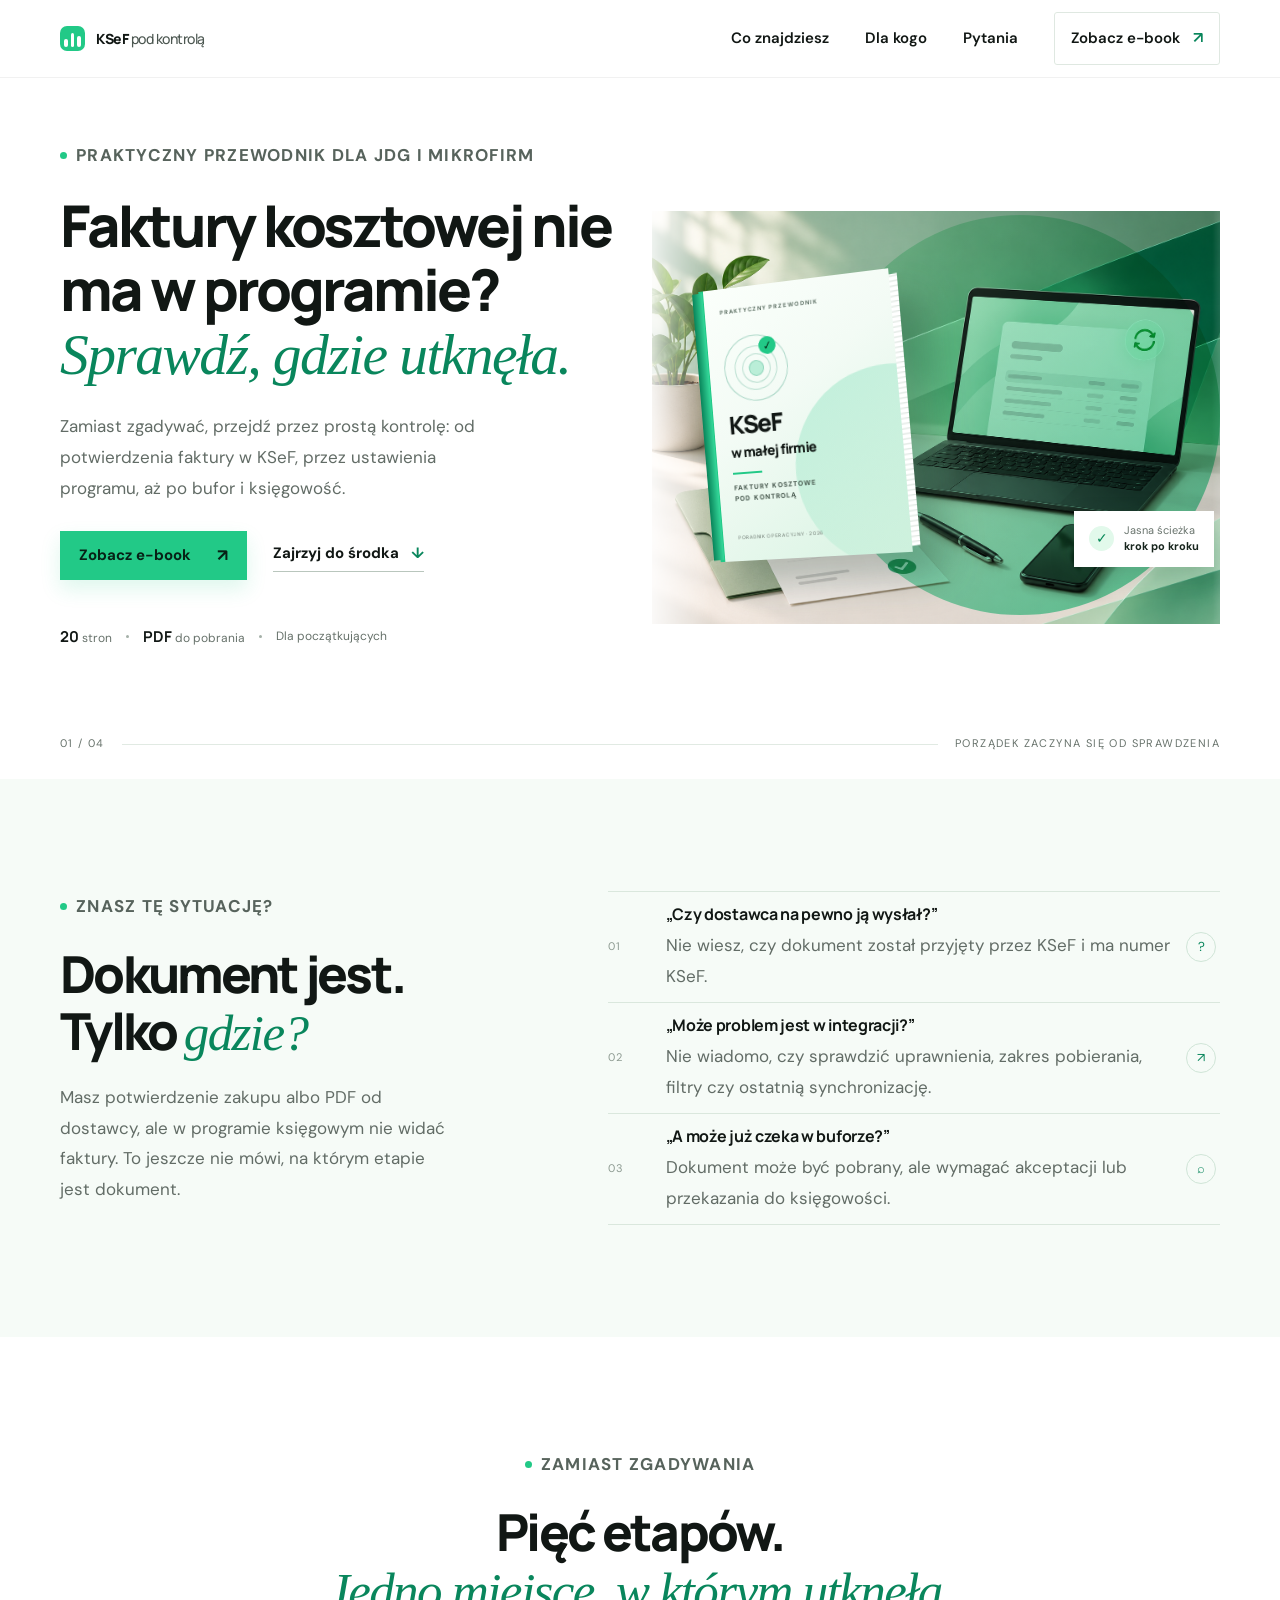
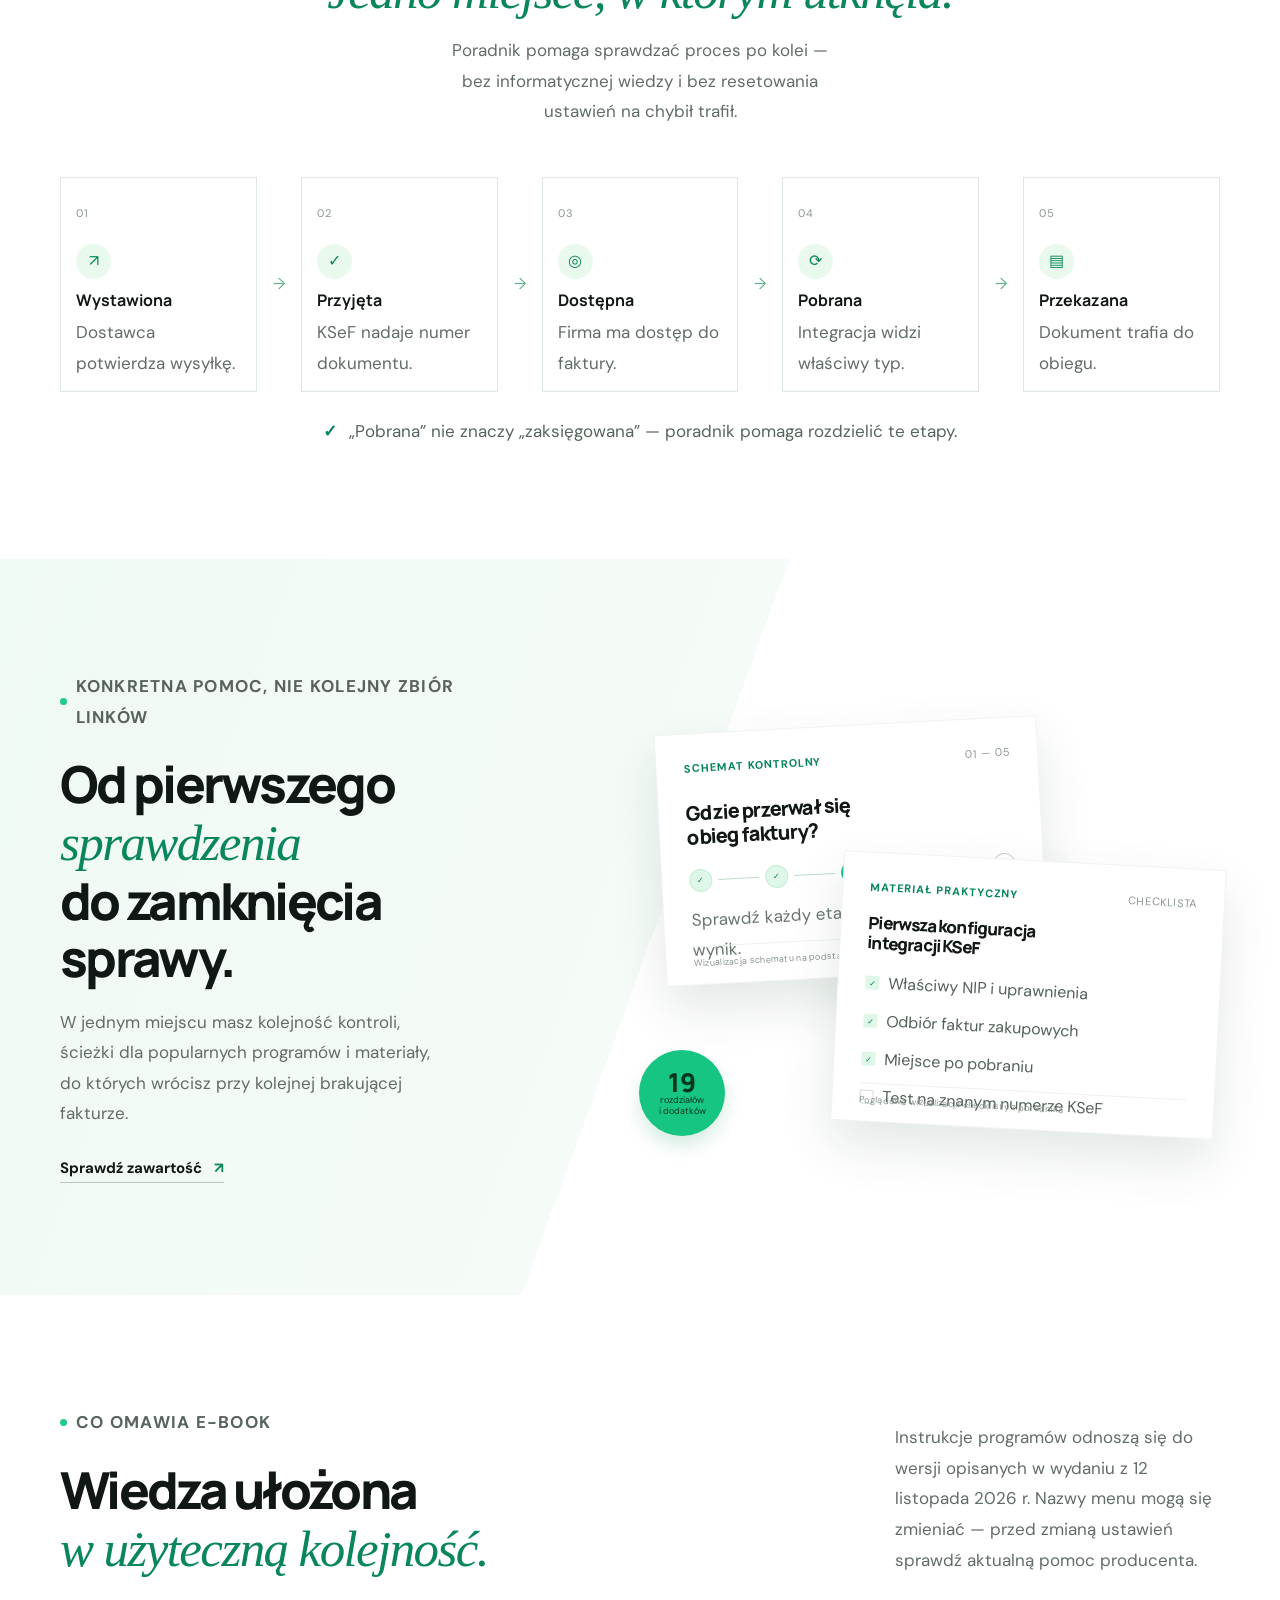
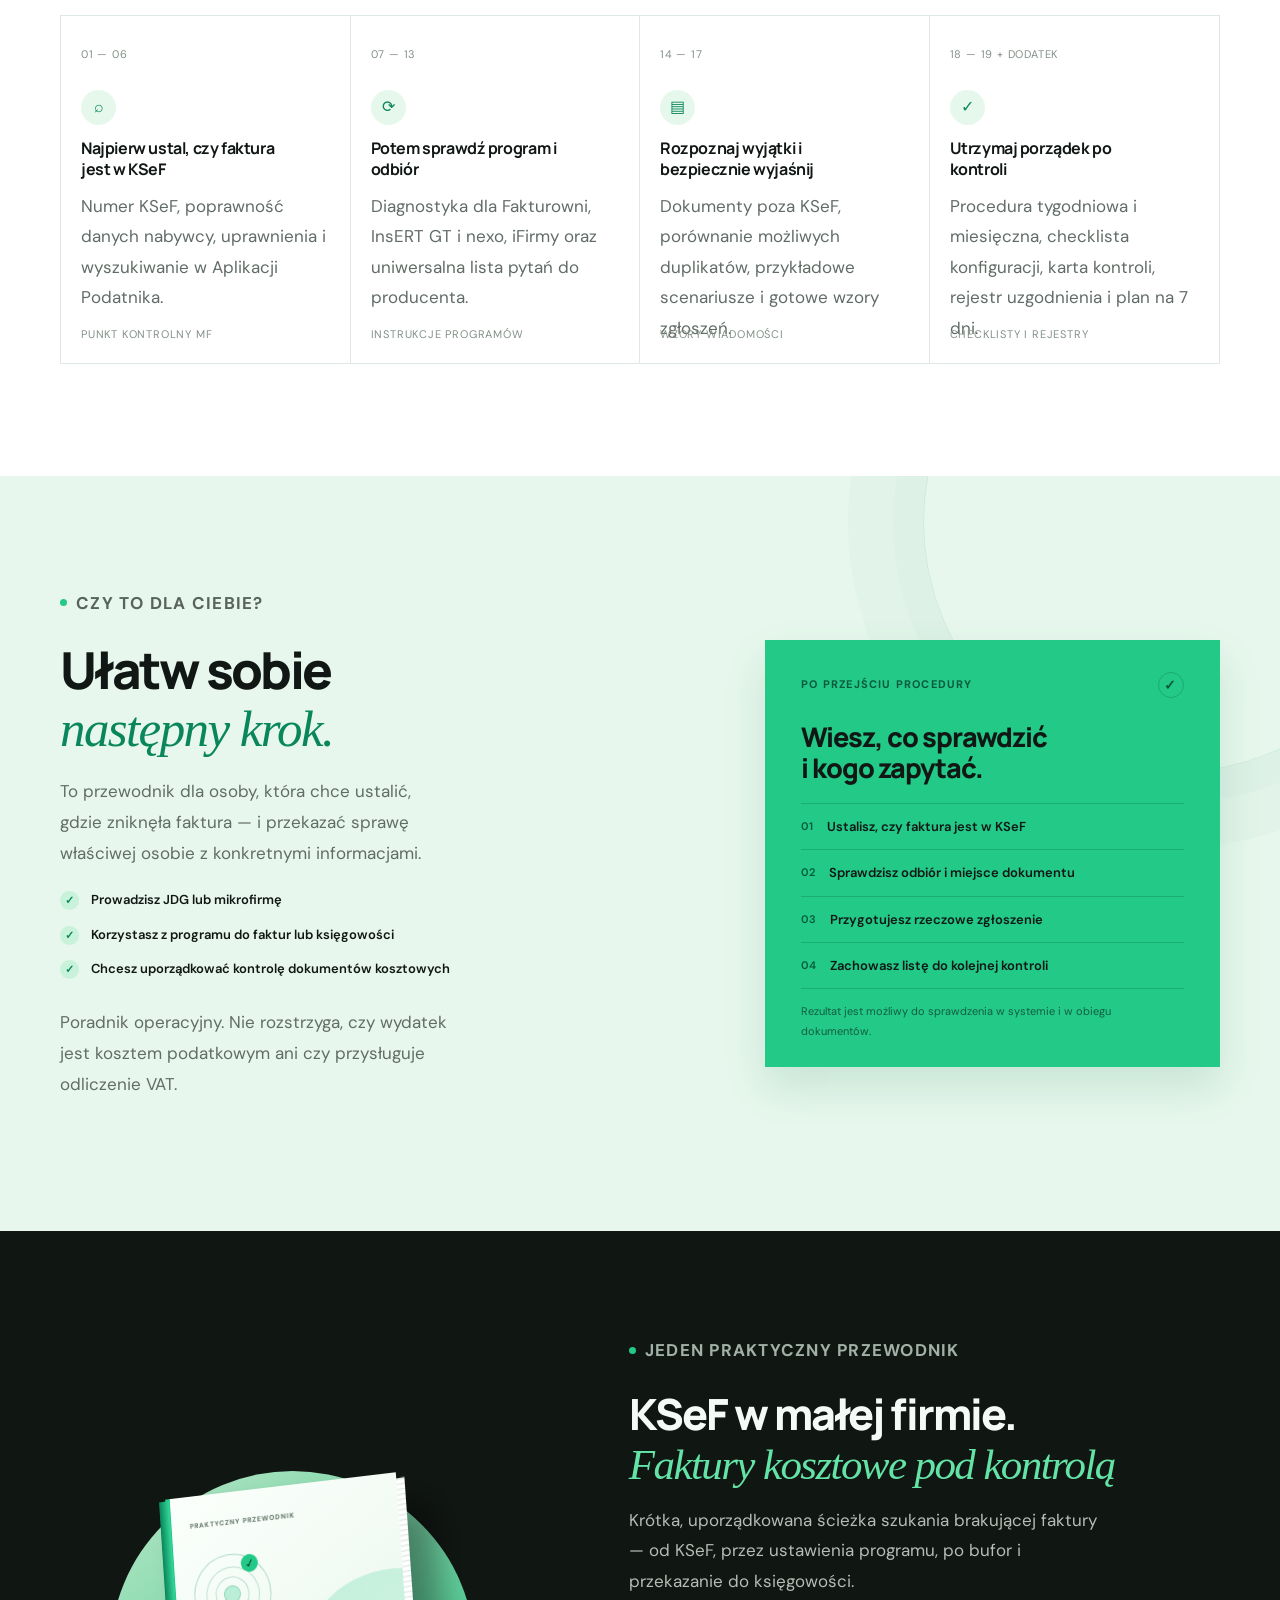
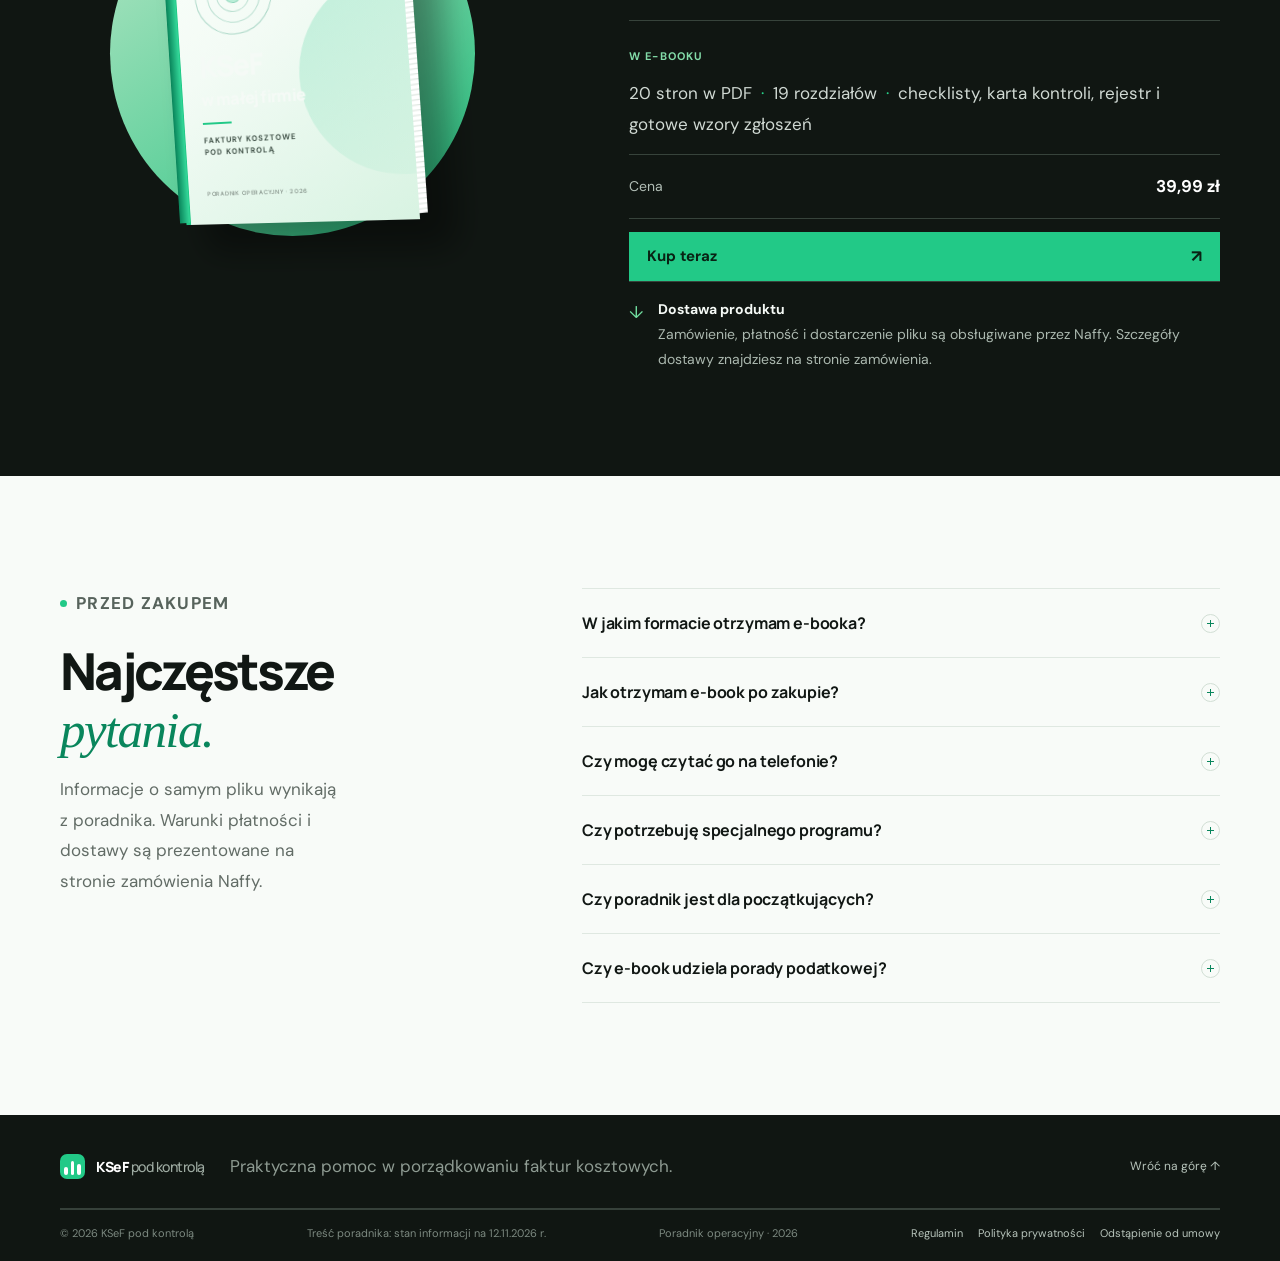
<file: index.html>
<!doctype html>
<html lang="pl">
  <head>
    <meta charset="UTF-8" />
    <meta name="viewport" content="width=device-width, initial-scale=1" />
    <meta name="theme-color" content="#effbf4" />
    <meta name="description" content="Praktyczny przewodnik dla właścicieli JDG i mikrofirm: sprawdź, dlaczego faktura kosztowa nie pojawia się w programie i gdzie jej szukać." />
    <title>KSeF w małej firmie — faktury kosztowe pod kontrolą</title>
    <link rel="preconnect" href="https://fonts.googleapis.com" />
    <link rel="preconnect" href="https://fonts.gstatic.com" crossorigin />
    <link href="https://fonts.googleapis.com/css2?family=DM+Sans:wght@400;500;600;700&family=Manrope:wght@400;500;600;700;800&display=swap" rel="stylesheet" />
    <link rel="stylesheet" href="styles.css" />
    <script defer src="script.js"></script>
  </head>
  <body>
    <a class="skip-link" href="#main">Przejdź do treści</a>
    <header class="site-header">
      <div class="header-inner">
        <a class="brand" href="#top" aria-label="KSeF pod kontrolą — strona główna">
          <span class="brand-mark" aria-hidden="true"><span></span><span></span><span></span></span>
          <span>KSeF <i>pod kontrolą</i></span>
        </a>
        <button class="menu-toggle" aria-label="Otwórz menu" aria-expanded="false" aria-controls="site-nav"><span></span><span></span></button>
        <nav id="site-nav" class="site-nav" aria-label="Nawigacja główna">
          <a href="#w-srodku">Co znajdziesz</a>
          <a href="#dla-kogo">Dla kogo</a>
          <a href="#pytania">Pytania</a>
          <a class="nav-cta" href="#zakup" data-checkout>Zobacz e-book <span aria-hidden="true">↗</span></a>
        </nav>
      </div>
    </header>

    <main id="main">
      <section class="hero section-wrap" id="top">
        <div class="hero-copy reveal">
          <p class="eyebrow"><span class="eyebrow-dot"></span> PRAKTYCZNY PRZEWODNIK DLA JDG I MIKROFIRM</p>
          <h1>Faktury kosztowej nie ma w programie?<br /><em>Sprawdź, gdzie utknęła.</em></h1>
          <p class="hero-lede">Zamiast zgadywać, przejdź przez prostą kontrolę: od potwierdzenia faktury w KSeF, przez ustawienia programu, aż po bufor i księgowość.</p>
          <div class="hero-actions">
            <a class="button button-primary" href="#zakup" data-checkout>Zobacz e-book <span aria-hidden="true">↗</span></a>
            <a class="text-link" href="#w-srodku">Zajrzyj do środka <span aria-hidden="true">↓</span></a>
          </div>
          <div class="hero-facts" aria-label="Informacje o publikacji">
            <span><b>20</b> stron</span><span class="fact-separator"></span><span><b>PDF</b> do pobrania</span><span class="fact-separator"></span><span>Dla początkujących</span>
          </div>
        </div>
        <div class="hero-art reveal" aria-label="Ilustracja stanowiska pracy z laptopem i fakturą">
          <div class="art-orbit"></div>
          <img src="public/images/ksef-desk.png" alt="Laptop z uporządkowaną listą faktur, dokument i telefon na jasnym biurku" width="1536" height="1024" fetchpriority="high" />
          <div class="book-mockup" aria-label="Okładka e-booka KSeF w małej firmie: Faktury kosztowe pod kontrolą">
            <div class="book-spine"></div>
            <div class="book-cover">
              <span class="cover-kicker">PRAKTYCZNY PRZEWODNIK</span>
              <div class="cover-motif" aria-hidden="true"><span></span><span></span><span></span><i>✓</i></div>
              <strong>KSeF<br /><small>w małej firmie</small></strong>
              <span class="cover-rule"></span>
              <span class="cover-subtitle">FAKTURY KOSZTOWE<br />POD KONTROLĄ</span>
              <span class="cover-footer">PORADNIK OPERACYJNY · 2026</span>
            </div>
            <div class="book-pages"></div>
          </div>
          <div class="floating-note"><span class="note-check">✓</span><span>Jasna ścieżka<br /><b>krok po kroku</b></span></div>
        </div>
        <div class="hero-bottomline"><span>01 / 04</span><span class="bottomline-rule"></span><span>PORZĄDEK ZACZYNA SIĘ OD SPRAWDZENIA</span></div>
      </section>

      <section class="problem-section section-pad" id="dla-kogo">
        <div class="section-wrap problem-grid">
          <div class="section-heading reveal">
            <p class="eyebrow"><span class="eyebrow-dot"></span> ZNASZ TĘ SYTUACJĘ?</p>
            <h2>Dokument jest.<br />Tylko <em>gdzie?</em></h2>
            <p>Masz potwierdzenie zakupu albo PDF od dostawcy, ale w programie księgowym nie widać faktury. To jeszcze nie mówi, na którym etapie jest dokument.</p>
          </div>
          <div class="friction-list reveal">
            <article><span class="list-number">01</span><div><h3>„Czy dostawca na pewno ją wysłał?”</h3><p>Nie wiesz, czy dokument został przyjęty przez KSeF i ma numer KSeF.</p></div><span class="list-icon">?</span></article>
            <article><span class="list-number">02</span><div><h3>„Może problem jest w integracji?”</h3><p>Nie wiadomo, czy sprawdzić uprawnienia, zakres pobierania, filtry czy ostatnią synchronizację.</p></div><span class="list-icon">↗</span></article>
            <article><span class="list-number">03</span><div><h3>„A może już czeka w buforze?”</h3><p>Dokument może być pobrany, ale wymagać akceptacji lub przekazania do księgowości.</p></div><span class="list-icon">⌕</span></article>
          </div>
        </div>
      </section>

      <section class="method-section section-pad">
        <div class="section-wrap">
          <div class="center-heading reveal"><p class="eyebrow"><span class="eyebrow-dot"></span> ZAMIAST ZGADYWANIA</p><h2>Pięć etapów.<br /><em>Jedno miejsce, w którym utknęła.</em></h2><p>Poradnik pomaga sprawdzać proces po kolei — bez informatycznej wiedzy i bez resetowania ustawień na chybił trafił.</p></div>
          <div class="steps-flow reveal">
            <div class="step-card"><span>01</span><div class="step-icon">↗</div><h3>Wystawiona</h3><p>Dostawca potwierdza wysyłkę.</p></div><span class="step-arrow">→</span>
            <div class="step-card"><span>02</span><div class="step-icon">✓</div><h3>Przyjęta</h3><p>KSeF nadaje numer dokumentu.</p></div><span class="step-arrow">→</span>
            <div class="step-card"><span>03</span><div class="step-icon">◎</div><h3>Dostępna</h3><p>Firma ma dostęp do faktury.</p></div><span class="step-arrow">→</span>
            <div class="step-card"><span>04</span><div class="step-icon">⟳</div><h3>Pobrana</h3><p>Integracja widzi właściwy typ.</p></div><span class="step-arrow">→</span>
            <div class="step-card"><span>05</span><div class="step-icon">▤</div><h3>Przekazana</h3><p>Dokument trafia do obiegu.</p></div>
          </div>
          <p class="flow-footnote"><span>✓</span> „Pobrana” nie znaczy „zaksięgowana” — poradnik pomaga rozdzielić te etapy.</p>
        </div>
      </section>

      <section class="content-section section-pad" id="w-srodku">
        <div class="section-wrap content-layout">
          <div class="content-intro reveal"><p class="eyebrow"><span class="eyebrow-dot"></span> KONKRETNA POMOC, NIE KOLEJNY ZBIÓR LINKÓW</p><h2>Od pierwszego<br /><em>sprawdzenia</em><br />do zamknięcia sprawy.</h2><p>W jednym miejscu masz kolejność kontroli, ścieżki dla popularnych programów i materiały, do których wrócisz przy kolejnej brakującej fakturze.</p><a class="text-link" href="#zakup">Sprawdź zawartość <span aria-hidden="true">↗</span></a></div>
          <div class="preview-stack reveal" aria-label="Wizualizacje przykładowych zagadnień poradnika">
            <article class="preview-card preview-diagnostic"><div class="preview-top"><span class="mini-label">SCHEMAT KONTROLNY</span><span>01 — 05</span></div><h3>Gdzie przerwał się<br />obieg faktury?</h3><div class="mini-flow"><span class="mini-done">✓</span><i></i><span class="mini-done">✓</span><i></i><span class="mini-current">03</span><i></i><span>04</span><i></i><span>05</span></div><p>Sprawdź każdy etap osobno i zanotuj wynik.</p><div class="preview-caption">Wizualizacja schematu na podstawie treści poradnika</div></article>
            <article class="preview-card preview-checklist"><div class="preview-top"><span class="mini-label">MATERIAŁ PRAKTYCZNY</span><span>CHECKLISTA</span></div><h3>Pierwsza konfiguracja<br />integracji KSeF</h3><ul><li><span>✓</span> Właściwy NIP i uprawnienia</li><li><span>✓</span> Odbiór faktur zakupowych</li><li><span>✓</span> Miejsce po pobraniu</li><li><span class="empty-check"></span> Test na znanym numerze KSeF</li></ul><div class="preview-caption">Poglądowa wizualizacja checklisty z poradnika</div></article>
            <div class="preview-stamp"><span>19</span><small>rozdziałów<br />i dodatków</small></div>
          </div>
        </div>
      </section>

      <section class="chapters-section section-pad">
        <div class="section-wrap">
          <div class="chapters-heading reveal"><div><p class="eyebrow"><span class="eyebrow-dot"></span> CO OMAWIA E-BOOK</p><h2>Wiedza ułożona<br /><em>w użyteczną kolejność.</em></h2></div><p>Instrukcje programów odnoszą się do wersji opisanych w wydaniu z 12 listopada 2026 r. Nazwy menu mogą się zmieniać — przed zmianą ustawień sprawdź aktualną pomoc producenta.</p></div>
          <div class="chapter-grid">
            <article class="chapter-card reveal"><span class="chapter-tag">01 — 06</span><div class="chapter-icon">⌕</div><h3>Najpierw ustal, czy faktura jest w KSeF</h3><p>Numer KSeF, poprawność danych nabywcy, uprawnienia i wyszukiwanie w Aplikacji Podatnika.</p><span class="chapter-meta">PUNKT KONTROLNY MF</span></article>
            <article class="chapter-card reveal"><span class="chapter-tag">07 — 13</span><div class="chapter-icon">⟳</div><h3>Potem sprawdź program i odbiór</h3><p>Diagnostyka dla Fakturowni, InsERT GT i nexo, iFirmy oraz uniwersalna lista pytań do producenta.</p><span class="chapter-meta">INSTRUKCJE PROGRAMÓW</span></article>
            <article class="chapter-card reveal"><span class="chapter-tag">14 — 17</span><div class="chapter-icon">▤</div><h3>Rozpoznaj wyjątki i bezpiecznie wyjaśnij</h3><p>Dokumenty poza KSeF, porównanie możliwych duplikatów, przykładowe scenariusze i gotowe wzory zgłoszeń.</p><span class="chapter-meta">WZORY WIADOMOŚCI</span></article>
            <article class="chapter-card reveal"><span class="chapter-tag">18 — 19 + DODATEK</span><div class="chapter-icon">✓</div><h3>Utrzymaj porządek po kontroli</h3><p>Procedura tygodniowa i miesięczna, checklista konfiguracji, karta kontroli, rejestr uzgodnienia i plan na 7 dni.</p><span class="chapter-meta">CHECKLISTY I REJESTRY</span></article>
          </div>
        </div>
      </section>

      <section class="audience-section section-pad">
        <div class="section-wrap audience-grid">
          <div class="audience-copy reveal"><p class="eyebrow"><span class="eyebrow-dot"></span> CZY TO DLA CIEBIE?</p><h2>Ułatw sobie<br /><em>następny krok.</em></h2><p>To przewodnik dla osoby, która chce ustalić, gdzie zniknęła faktura — i przekazać sprawę właściwej osobie z konkretnymi informacjami.</p><div class="audience-points"><div><span>✓</span> Prowadzisz JDG lub mikrofirmę</div><div><span>✓</span> Korzystasz z programu do faktur lub księgowości</div><div><span>✓</span> Chcesz uporządkować kontrolę dokumentów kosztowych</div></div><p class="not-advice">Poradnik operacyjny. Nie rozstrzyga, czy wydatek jest kosztem podatkowym ani czy przysługuje odliczenie VAT.</p></div>
          <div class="outcome-panel reveal"><div class="outcome-top"><span>PO PRZEJŚCIU PROCEDURY</span><span class="outcome-check">✓</span></div><h3>Wiesz, co sprawdzić<br />i kogo zapytać.</h3><div class="outcome-line"><span>01</span> Ustalisz, czy faktura jest w KSeF</div><div class="outcome-line"><span>02</span> Sprawdzisz odbiór i miejsce dokumentu</div><div class="outcome-line"><span>03</span> Przygotujesz rzeczowe zgłoszenie</div><div class="outcome-line"><span>04</span> Zachowasz listę do kolejnej kontroli</div><div class="outcome-note">Rezultat jest możliwy do sprawdzenia w systemie i w obiegu dokumentów.</div></div>
        </div>
      </section>

      <section class="purchase-section section-pad" id="zakup">
        <div class="section-wrap purchase-wrap reveal">
          <div class="purchase-art"><div class="large-book"><div class="book-spine"></div><div class="book-cover"><span class="cover-kicker">PRAKTYCZNY PRZEWODNIK</span><div class="cover-motif" aria-hidden="true"><span></span><span></span><span></span><i>✓</i></div><strong>KSeF<br /><small>w małej firmie</small></strong><span class="cover-rule"></span><span class="cover-subtitle">FAKTURY KOSZTOWE<br />POD KONTROLĄ</span><span class="cover-footer">PORADNIK OPERACYJNY · 2026</span></div><div class="book-pages"></div></div></div>
          <div class="purchase-copy"><p class="eyebrow"><span class="eyebrow-dot"></span> JEDEN PRAKTYCZNY PRZEWODNIK</p><h2>KSeF w małej firmie.<br /><em>Faktury kosztowe pod kontrolą</em></h2><p class="purchase-lede">Krótka, uporządkowana ścieżka szukania brakującej faktury — od KSeF, przez ustawienia programu, po bufor i przekazanie do księgowości.</p>
            <div class="purchase-includes"><span>W E-BOOKU</span><p>20 stron w PDF <i>·</i> 19 rozdziałów <i>·</i> checklisty, karta kontroli, rejestr i gotowe wzory zgłoszeń</p></div>
            <div class="price-row"><span>Cena</span><strong>39,99 zł</strong></div>
            <a class="button button-dark checkout-button" href="#zakup" data-checkout>Kup teraz <span aria-hidden="true">↗</span></a>
            
            <div class="delivery-note"><span>↓</span><p><b>Dostawa produktu</b><br />Zamówienie, płatność i dostarczenie pliku są obsługiwane przez Naffy. Szczegóły dostawy znajdziesz na stronie zamówienia.</p></div>
          </div>
        </div>
      </section>

      <section class="faq-section section-pad" id="pytania">
        <div class="section-wrap faq-layout"><div class="faq-intro reveal"><p class="eyebrow"><span class="eyebrow-dot"></span> PRZED ZAKUPEM</p><h2>Najczęstsze<br /><em>pytania.</em></h2><p>Informacje o samym pliku wynikają z poradnika. Warunki płatności i dostawy są prezentowane na stronie zamówienia Naffy.</p></div>
          <div class="faq-list reveal">
            <details><summary>W jakim formacie otrzymam e-booka?<span></span></summary><p>Poradnik jest przygotowany jako plik PDF. Pełny plik nie jest udostępniony publicznie na tej stronie.</p></details>
            <details><summary>Jak otrzymam e-book po zakupie?<span></span></summary><p>Sposób dostarczenia jest wskazany na stronie zamówienia Naffy.</p></details>
            <details><summary>Czy mogę czytać go na telefonie?<span></span></summary><p>Tak — PDF można otworzyć na telefonie, tablecie i komputerze w przeglądarce lub czytniku PDF.</p></details>
            <details><summary>Czy potrzebuję specjalnego programu?<span></span></summary><p>Nie. Wystarczy aplikacja lub przeglądarka obsługująca pliki PDF.</p></details>
            <details><summary>Czy poradnik jest dla początkujących?<span></span></summary><p>Tak. Został przygotowany dla właścicieli JDG i mikrofirm, a procedurę można wykonać bez wiedzy informatycznej.</p></details>
            <details><summary>Czy e-book udziela porady podatkowej?<span></span></summary><p>Nie. To przewodnik operacyjny po sprawdzaniu faktury i integracji. Kwestie podatkowe należy potwierdzić z księgową lub doradcą podatkowym.</p></details>
          </div>
        </div>
      </section>
    </main>

    <footer class="site-footer">
      <div class="section-wrap footer-main"><a class="brand footer-brand" href="#top"><span class="brand-mark" aria-hidden="true"><span></span><span></span><span></span></span><span>KSeF <i>pod kontrolą</i></span></a><p>Praktyczna pomoc w porządkowaniu faktur kosztowych.</p><a class="footer-top" href="#top">Wróć na górę ↑</a></div>
      <div class="section-wrap footer-bottom"><span>© <span data-year>2026</span> KSeF pod kontrolą</span><span>Treść poradnika: stan informacji na 12.11.2026 r.</span><span>Poradnik operacyjny · 2026</span><span class="footer-doc-links"><a href="regulamin.html">Regulamin</a><a href="polityka-prywatnosci.html">Polityka prywatności</a><a href="odstapienie.html">Odstąpienie od umowy</a></span></div>
    </footer>
  </body>
</html>
</file>
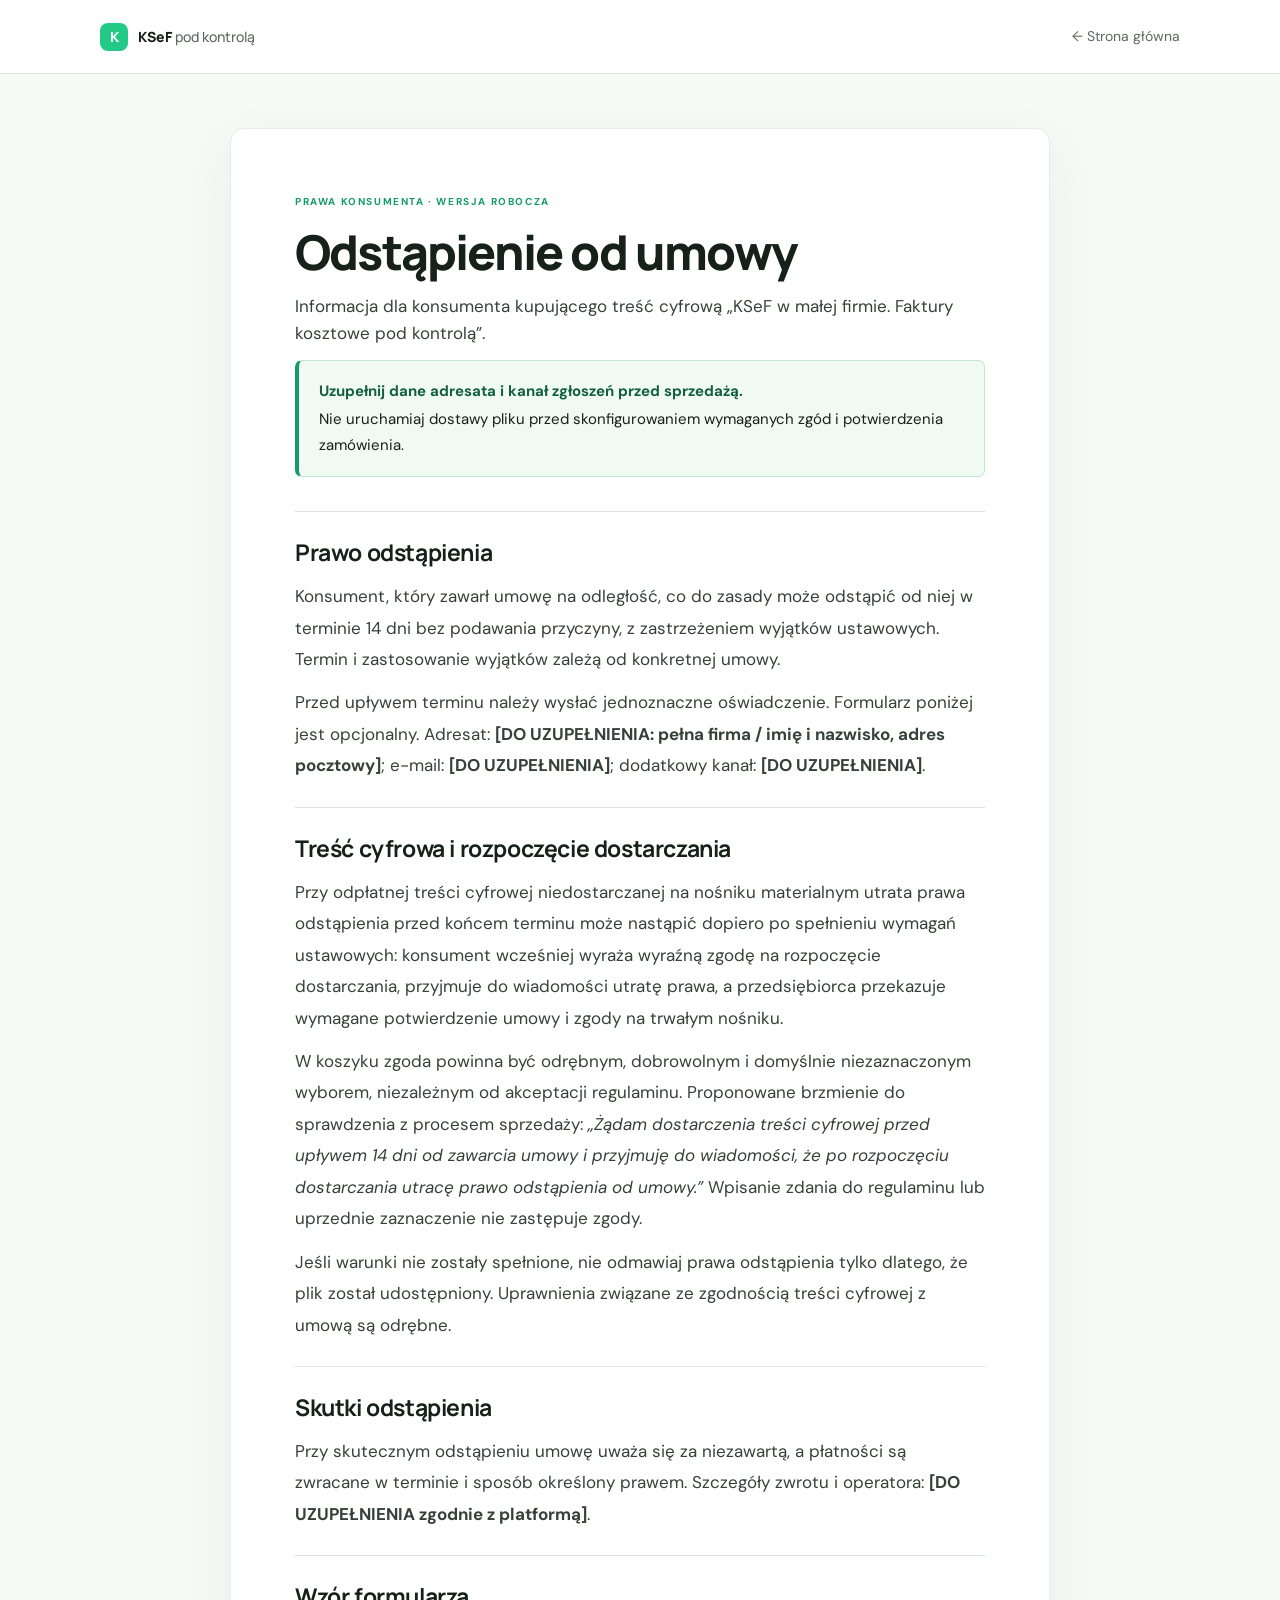
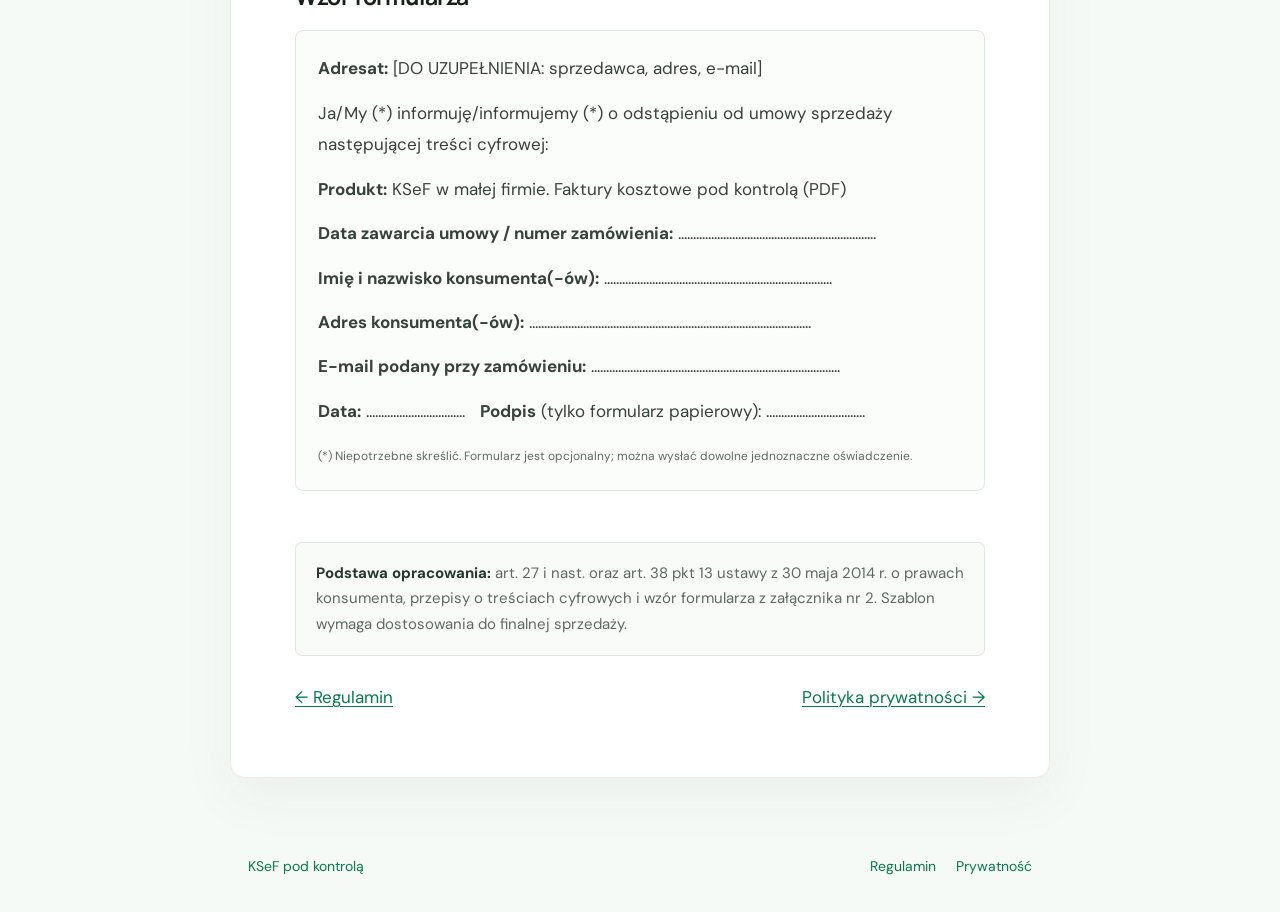
<file: odstapienie.html>
<!doctype html><html lang="pl"><head><meta charset="UTF-8"><meta name="viewport" content="width=device-width, initial-scale=1"><meta name="description" content="Informacja o odstąpieniu od umowy i formularz dla klientów sklepu KSeF pod kontrolą."><title>Odstąpienie od umowy — KSeF pod kontrolą</title><link rel="preconnect" href="https://fonts.googleapis.com"><link rel="preconnect" href="https://fonts.gstatic.com" crossorigin><link href="https://fonts.googleapis.com/css2?family=DM+Sans:wght@400;500;600;700&family=Manrope:wght@500;600;700;800&display=swap" rel="stylesheet"><link rel="stylesheet" href="documents.css"></head><body>
<header class="doc-header"><a class="brand" href="index.html"><span class="mark">K</span><span>KSeF <i>pod kontrolą</i></span></a><a class="back" href="index.html">← Strona główna</a></header><main class="doc-shell"><div class="doc-kicker">PRAWA KONSUMENTA · WERSJA ROBOCZA</div><h1>Odstąpienie od umowy</h1><p class="lead">Informacja dla konsumenta kupującego treść cyfrową „KSeF w małej firmie. Faktury kosztowe pod kontrolą”.</p><aside class="notice"><strong>Uzupełnij dane adresata i kanał zgłoszeń przed sprzedażą.</strong> Nie uruchamiaj dostawy pliku przed skonfigurowaniem wymaganych zgód i potwierdzenia zamówienia.</aside>
<section><h2>Prawo odstąpienia</h2><p>Konsument, który zawarł umowę na odległość, co do zasady może odstąpić od niej w terminie 14 dni bez podawania przyczyny, z zastrzeżeniem wyjątków ustawowych. Termin i zastosowanie wyjątków zależą od konkretnej umowy.</p><p>Przed upływem terminu należy wysłać jednoznaczne oświadczenie. Formularz poniżej jest opcjonalny. Adresat: <b>[DO UZUPEŁNIENIA: pełna firma / imię i nazwisko, adres pocztowy]</b>; e-mail: <b>[DO UZUPEŁNIENIA]</b>; dodatkowy kanał: <b>[DO UZUPEŁNIENIA]</b>.</p></section>
<section><h2>Treść cyfrowa i rozpoczęcie dostarczania</h2><p>Przy odpłatnej treści cyfrowej niedostarczanej na nośniku materialnym utrata prawa odstąpienia przed końcem terminu może nastąpić dopiero po spełnieniu wymagań ustawowych: konsument wcześniej wyraża wyraźną zgodę na rozpoczęcie dostarczania, przyjmuje do wiadomości utratę prawa, a przedsiębiorca przekazuje wymagane potwierdzenie umowy i zgody na trwałym nośniku.</p><p>W koszyku zgoda powinna być odrębnym, dobrowolnym i domyślnie niezaznaczonym wyborem, niezależnym od akceptacji regulaminu. Proponowane brzmienie do sprawdzenia z procesem sprzedaży: <em>„Żądam dostarczenia treści cyfrowej przed upływem 14 dni od zawarcia umowy i przyjmuję do wiadomości, że po rozpoczęciu dostarczania utracę prawo odstąpienia od umowy.”</em> Wpisanie zdania do regulaminu lub uprzednie zaznaczenie nie zastępuje zgody.</p><p>Jeśli warunki nie zostały spełnione, nie odmawiaj prawa odstąpienia tylko dlatego, że plik został udostępniony. Uprawnienia związane ze zgodnością treści cyfrowej z umową są odrębne.</p></section>
<section><h2>Skutki odstąpienia</h2><p>Przy skutecznym odstąpieniu umowę uważa się za niezawartą, a płatności są zwracane w terminie i sposób określony prawem. Szczegóły zwrotu i operatora: <b>[DO UZUPEŁNIENIA zgodnie z platformą]</b>.</p></section>
<section><h2>Wzór formularza</h2><div class="form-template"><p><b>Adresat:</b> [DO UZUPEŁNIENIA: sprzedawca, adres, e-mail]</p><p>Ja/My (*) informuję/informujemy (*) o odstąpieniu od umowy sprzedaży następującej treści cyfrowej:</p><p><b>Produkt:</b> KSeF w małej firmie. Faktury kosztowe pod kontrolą (PDF)</p><p><b>Data zawarcia umowy / numer zamówienia:</b> ..................................................................</p><p><b>Imię i nazwisko konsumenta(-ów):</b> ............................................................................</p><p><b>Adres konsumenta(-ów):</b> ..............................................................................................</p><p><b>E-mail podany przy zamówieniu:</b> ...................................................................................</p><p><b>Data:</b> ................................. &nbsp; <b>Podpis</b> (tylko formularz papierowy): .................................</p><p class="small">(*) Niepotrzebne skreślić. Formularz jest opcjonalny; można wysłać dowolne jednoznaczne oświadczenie.</p></div></section>
<aside class="sources"><b>Podstawa opracowania:</b> art. 27 i nast. oraz art. 38 pkt 13 ustawy z 30 maja 2014 r. o prawach konsumenta, przepisy o treściach cyfrowych i wzór formularza z załącznika nr 2. Szablon wymaga dostosowania do finalnej sprzedaży.</aside><p class="doc-links"><a href="regulamin.html">← Regulamin</a><a href="polityka-prywatnosci.html">Polityka prywatności →</a></p></main><footer class="doc-footer"><a href="index.html">KSeF pod kontrolą</a><nav><a href="regulamin.html">Regulamin</a><a href="polityka-prywatnosci.html">Prywatność</a></nav></footer></body></html>
</file>
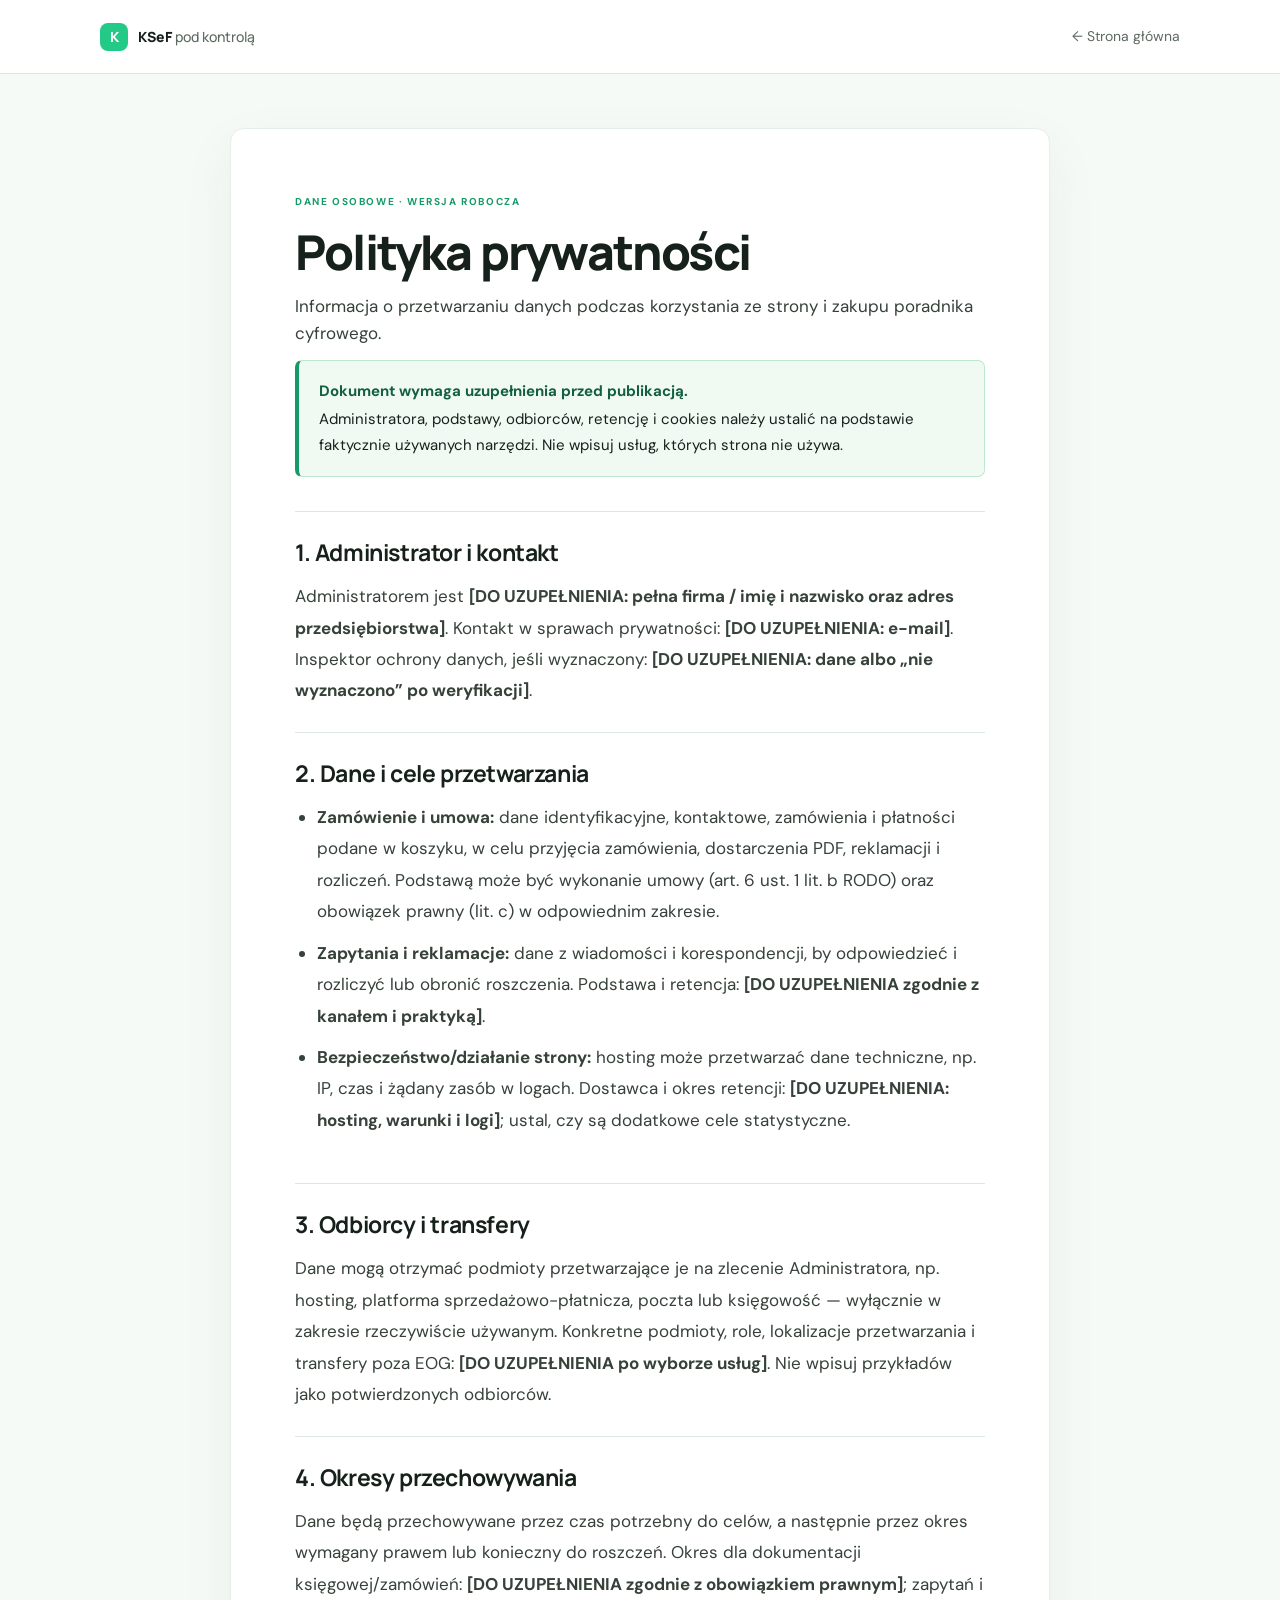
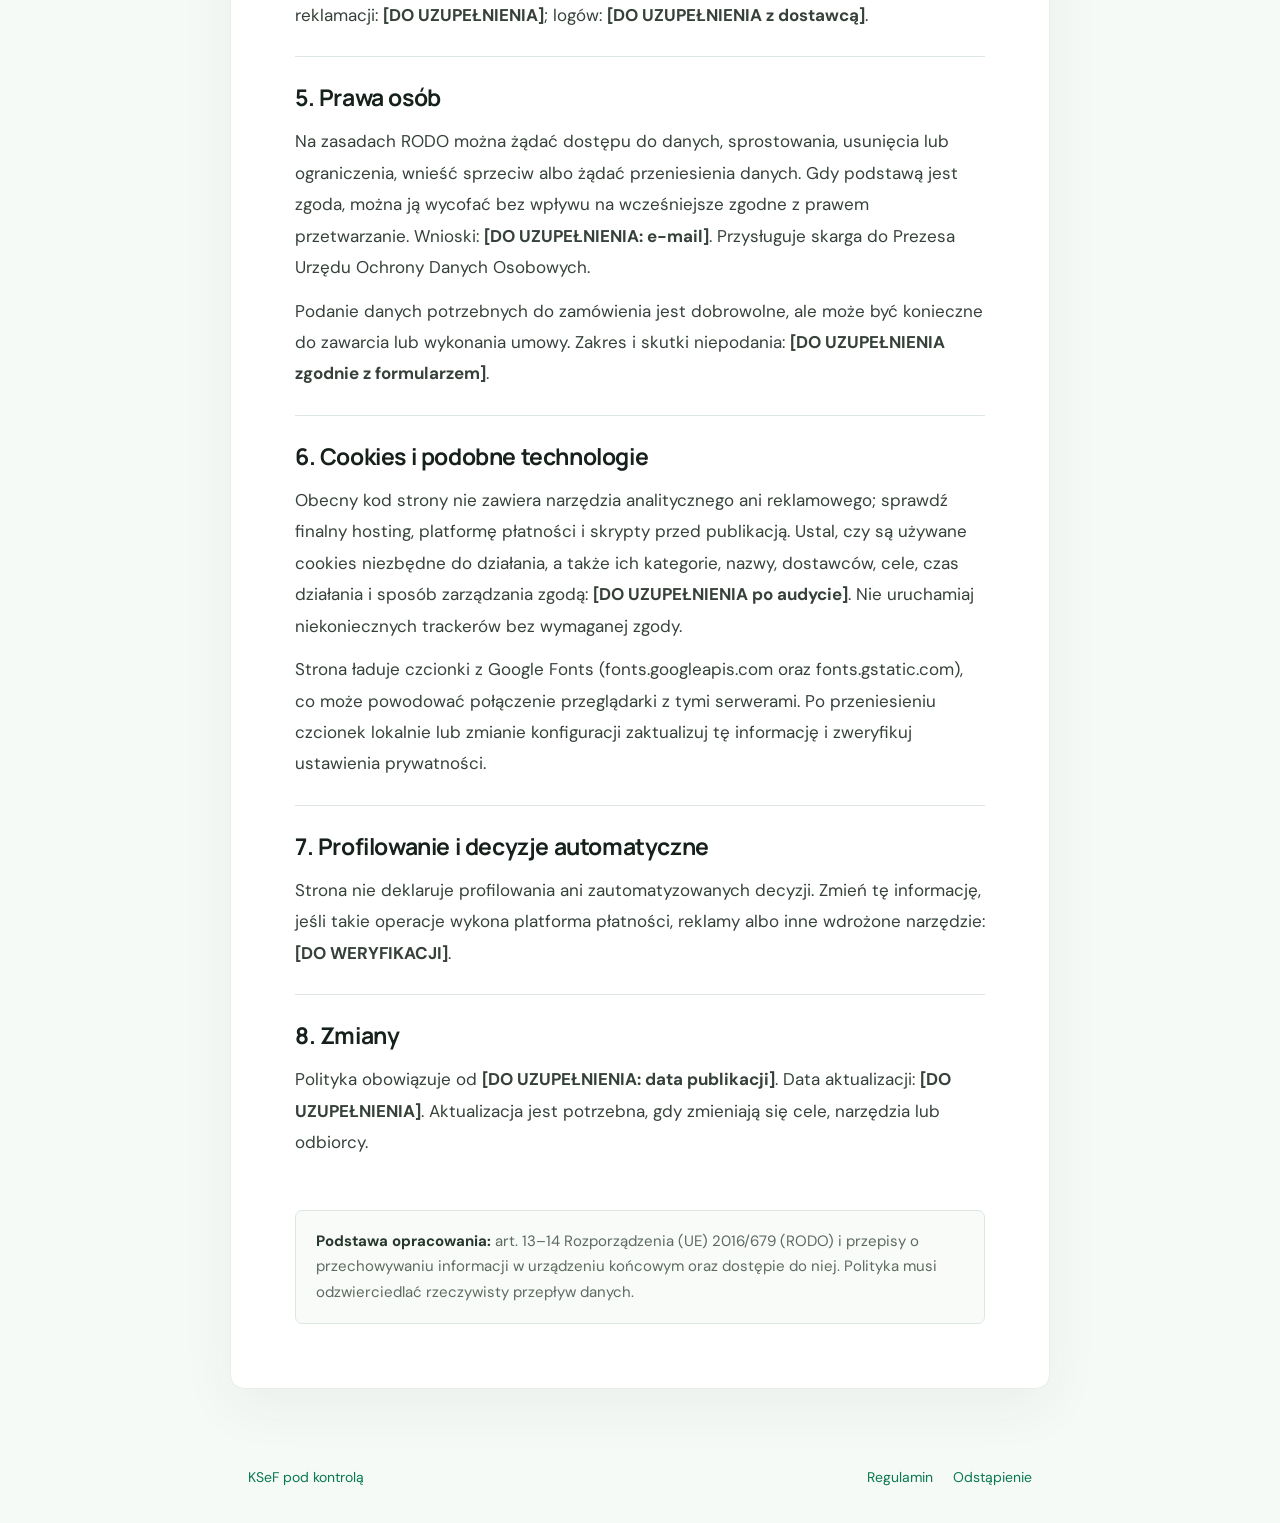
<file: polityka-prywatnosci.html>
<!doctype html><html lang="pl"><head><meta charset="UTF-8"><meta name="viewport" content="width=device-width, initial-scale=1"><meta name="description" content="Informacje o danych osobowych i prywatności na stronie KSeF pod kontrolą."><title>Polityka prywatności — KSeF pod kontrolą</title><link rel="preconnect" href="https://fonts.googleapis.com"><link rel="preconnect" href="https://fonts.gstatic.com" crossorigin><link href="https://fonts.googleapis.com/css2?family=DM+Sans:wght@400;500;600;700&family=Manrope:wght@500;600;700;800&display=swap" rel="stylesheet"><link rel="stylesheet" href="documents.css"></head><body>
<header class="doc-header"><a class="brand" href="index.html"><span class="mark">K</span><span>KSeF <i>pod kontrolą</i></span></a><a class="back" href="index.html">← Strona główna</a></header><main class="doc-shell"><div class="doc-kicker">DANE OSOBOWE · WERSJA ROBOCZA</div><h1>Polityka prywatności</h1><p class="lead">Informacja o przetwarzaniu danych podczas korzystania ze strony i zakupu poradnika cyfrowego.</p><aside class="notice"><strong>Dokument wymaga uzupełnienia przed publikacją.</strong> Administratora, podstawy, odbiorców, retencję i cookies należy ustalić na podstawie faktycznie używanych narzędzi. Nie wpisuj usług, których strona nie używa.</aside>
<section><h2>1. Administrator i kontakt</h2><p>Administratorem jest <b>[DO UZUPEŁNIENIA: pełna firma / imię i nazwisko oraz adres przedsiębiorstwa]</b>. Kontakt w sprawach prywatności: <b>[DO UZUPEŁNIENIA: e-mail]</b>. Inspektor ochrony danych, jeśli wyznaczony: <b>[DO UZUPEŁNIENIA: dane albo „nie wyznaczono” po weryfikacji]</b>.</p></section>
<section><h2>2. Dane i cele przetwarzania</h2><ul><li><b>Zamówienie i umowa:</b> dane identyfikacyjne, kontaktowe, zamówienia i płatności podane w koszyku, w celu przyjęcia zamówienia, dostarczenia PDF, reklamacji i rozliczeń. Podstawą może być wykonanie umowy (art. 6 ust. 1 lit. b RODO) oraz obowiązek prawny (lit. c) w odpowiednim zakresie.</li><li><b>Zapytania i reklamacje:</b> dane z wiadomości i korespondencji, by odpowiedzieć i rozliczyć lub obronić roszczenia. Podstawa i retencja: <b>[DO UZUPEŁNIENIA zgodnie z kanałem i praktyką]</b>.</li><li><b>Bezpieczeństwo/działanie strony:</b> hosting może przetwarzać dane techniczne, np. IP, czas i żądany zasób w logach. Dostawca i okres retencji: <b>[DO UZUPEŁNIENIA: hosting, warunki i logi]</b>; ustal, czy są dodatkowe cele statystyczne.</li></ul></section>
<section><h2>3. Odbiorcy i transfery</h2><p>Dane mogą otrzymać podmioty przetwarzające je na zlecenie Administratora, np. hosting, platforma sprzedażowo-płatnicza, poczta lub księgowość — wyłącznie w zakresie rzeczywiście używanym. Konkretne podmioty, role, lokalizacje przetwarzania i transfery poza EOG: <b>[DO UZUPEŁNIENIA po wyborze usług]</b>. Nie wpisuj przykładów jako potwierdzonych odbiorców.</p></section>
<section><h2>4. Okresy przechowywania</h2><p>Dane będą przechowywane przez czas potrzebny do celów, a następnie przez okres wymagany prawem lub konieczny do roszczeń. Okres dla dokumentacji księgowej/zamówień: <b>[DO UZUPEŁNIENIA zgodnie z obowiązkiem prawnym]</b>; zapytań i reklamacji: <b>[DO UZUPEŁNIENIA]</b>; logów: <b>[DO UZUPEŁNIENIA z dostawcą]</b>.</p></section>
<section><h2>5. Prawa osób</h2><p>Na zasadach RODO można żądać dostępu do danych, sprostowania, usunięcia lub ograniczenia, wnieść sprzeciw albo żądać przeniesienia danych. Gdy podstawą jest zgoda, można ją wycofać bez wpływu na wcześniejsze zgodne z prawem przetwarzanie. Wnioski: <b>[DO UZUPEŁNIENIA: e-mail]</b>. Przysługuje skarga do Prezesa Urzędu Ochrony Danych Osobowych.</p><p>Podanie danych potrzebnych do zamówienia jest dobrowolne, ale może być konieczne do zawarcia lub wykonania umowy. Zakres i skutki niepodania: <b>[DO UZUPEŁNIENIA zgodnie z formularzem]</b>.</p></section>
<section><h2>6. Cookies i podobne technologie</h2><p>Obecny kod strony nie zawiera narzędzia analitycznego ani reklamowego; sprawdź finalny hosting, platformę płatności i skrypty przed publikacją. Ustal, czy są używane cookies niezbędne do działania, a także ich kategorie, nazwy, dostawców, cele, czas działania i sposób zarządzania zgodą: <b>[DO UZUPEŁNIENIA po audycie]</b>. Nie uruchamiaj niekoniecznych trackerów bez wymaganej zgody.</p><p>Strona ładuje czcionki z Google Fonts (fonts.googleapis.com oraz fonts.gstatic.com), co może powodować połączenie przeglądarki z tymi serwerami. Po przeniesieniu czcionek lokalnie lub zmianie konfiguracji zaktualizuj tę informację i zweryfikuj ustawienia prywatności.</p></section>
<section><h2>7. Profilowanie i decyzje automatyczne</h2><p>Strona nie deklaruje profilowania ani zautomatyzowanych decyzji. Zmień tę informację, jeśli takie operacje wykona platforma płatności, reklamy albo inne wdrożone narzędzie: <b>[DO WERYFIKACJI]</b>.</p></section>
<section><h2>8. Zmiany</h2><p>Polityka obowiązuje od <b>[DO UZUPEŁNIENIA: data publikacji]</b>. Data aktualizacji: <b>[DO UZUPEŁNIENIA]</b>. Aktualizacja jest potrzebna, gdy zmieniają się cele, narzędzia lub odbiorcy.</p></section>
<aside class="sources"><b>Podstawa opracowania:</b> art. 13–14 Rozporządzenia (UE) 2016/679 (RODO) i przepisy o przechowywaniu informacji w urządzeniu końcowym oraz dostępie do niej. Polityka musi odzwierciedlać rzeczywisty przepływ danych.</aside></main><footer class="doc-footer"><a href="index.html">KSeF pod kontrolą</a><nav><a href="regulamin.html">Regulamin</a><a href="odstapienie.html">Odstąpienie</a></nav></footer></body></html>
</file>
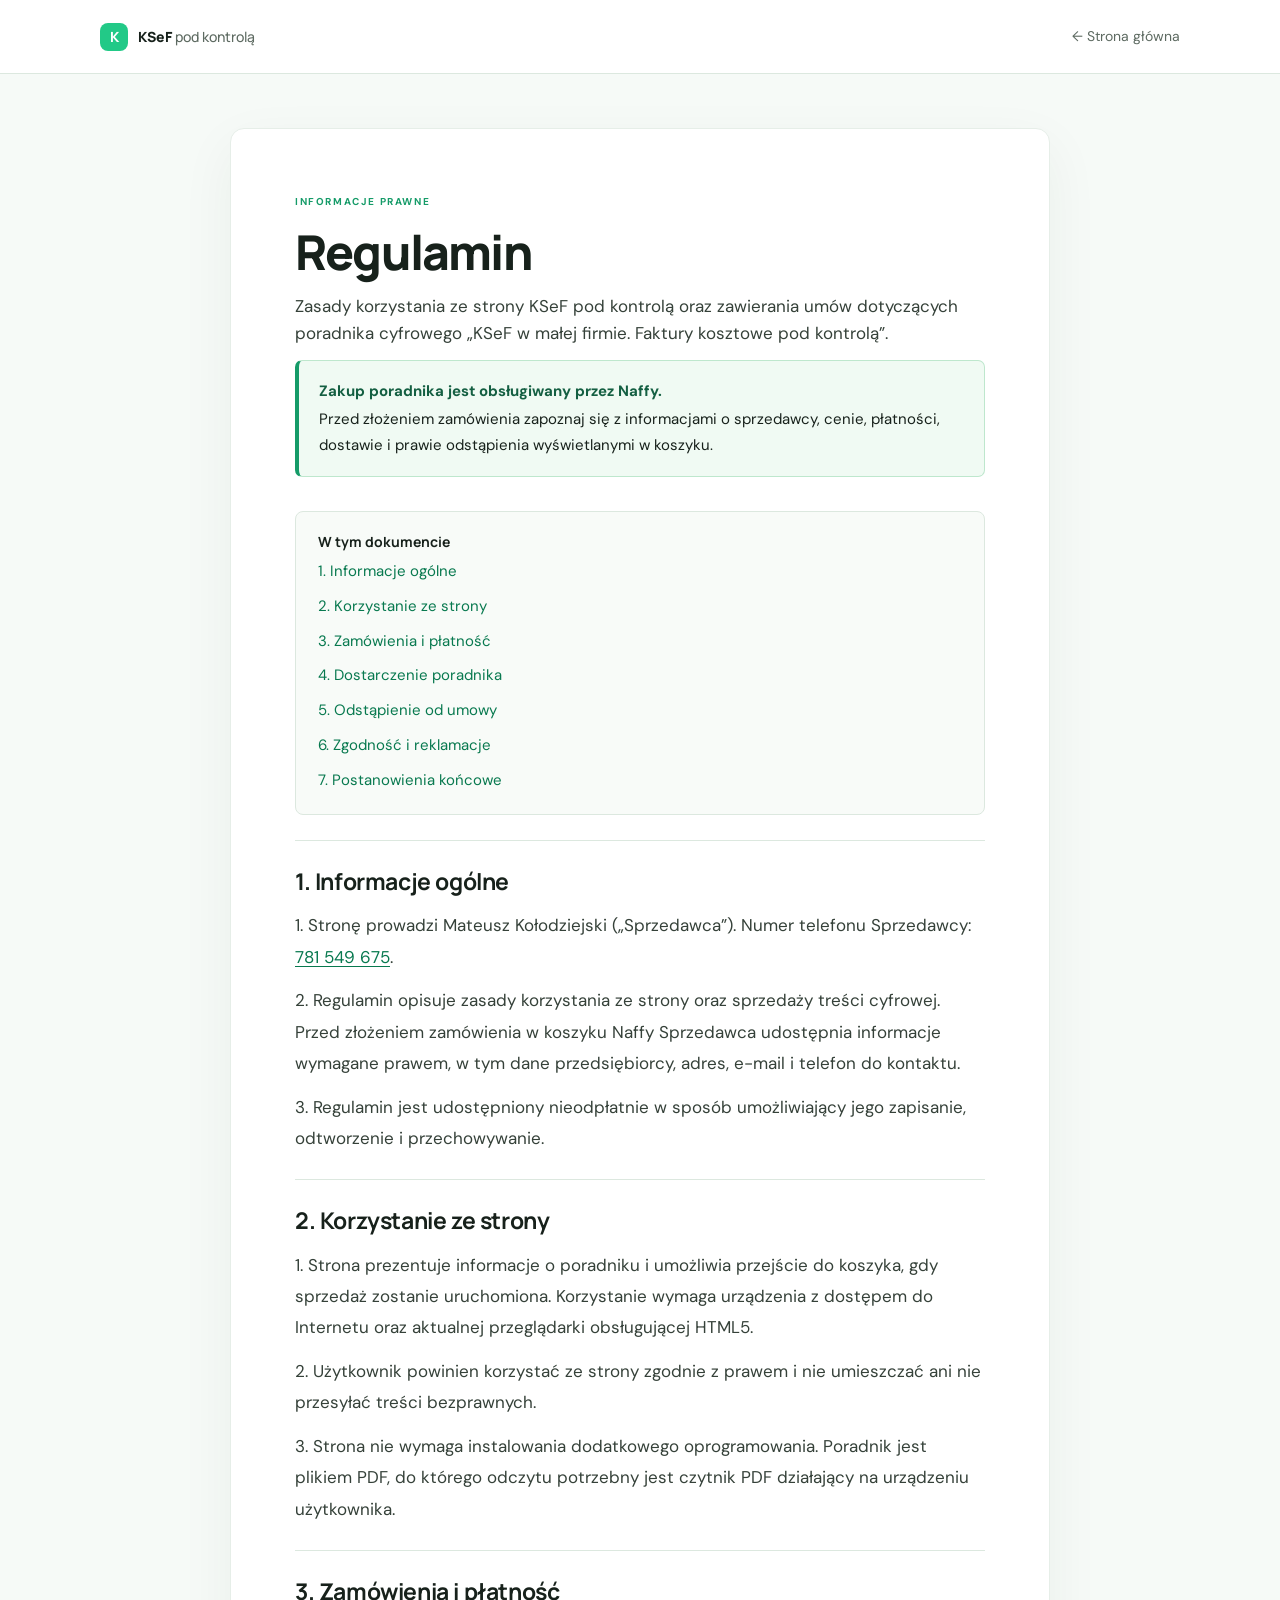
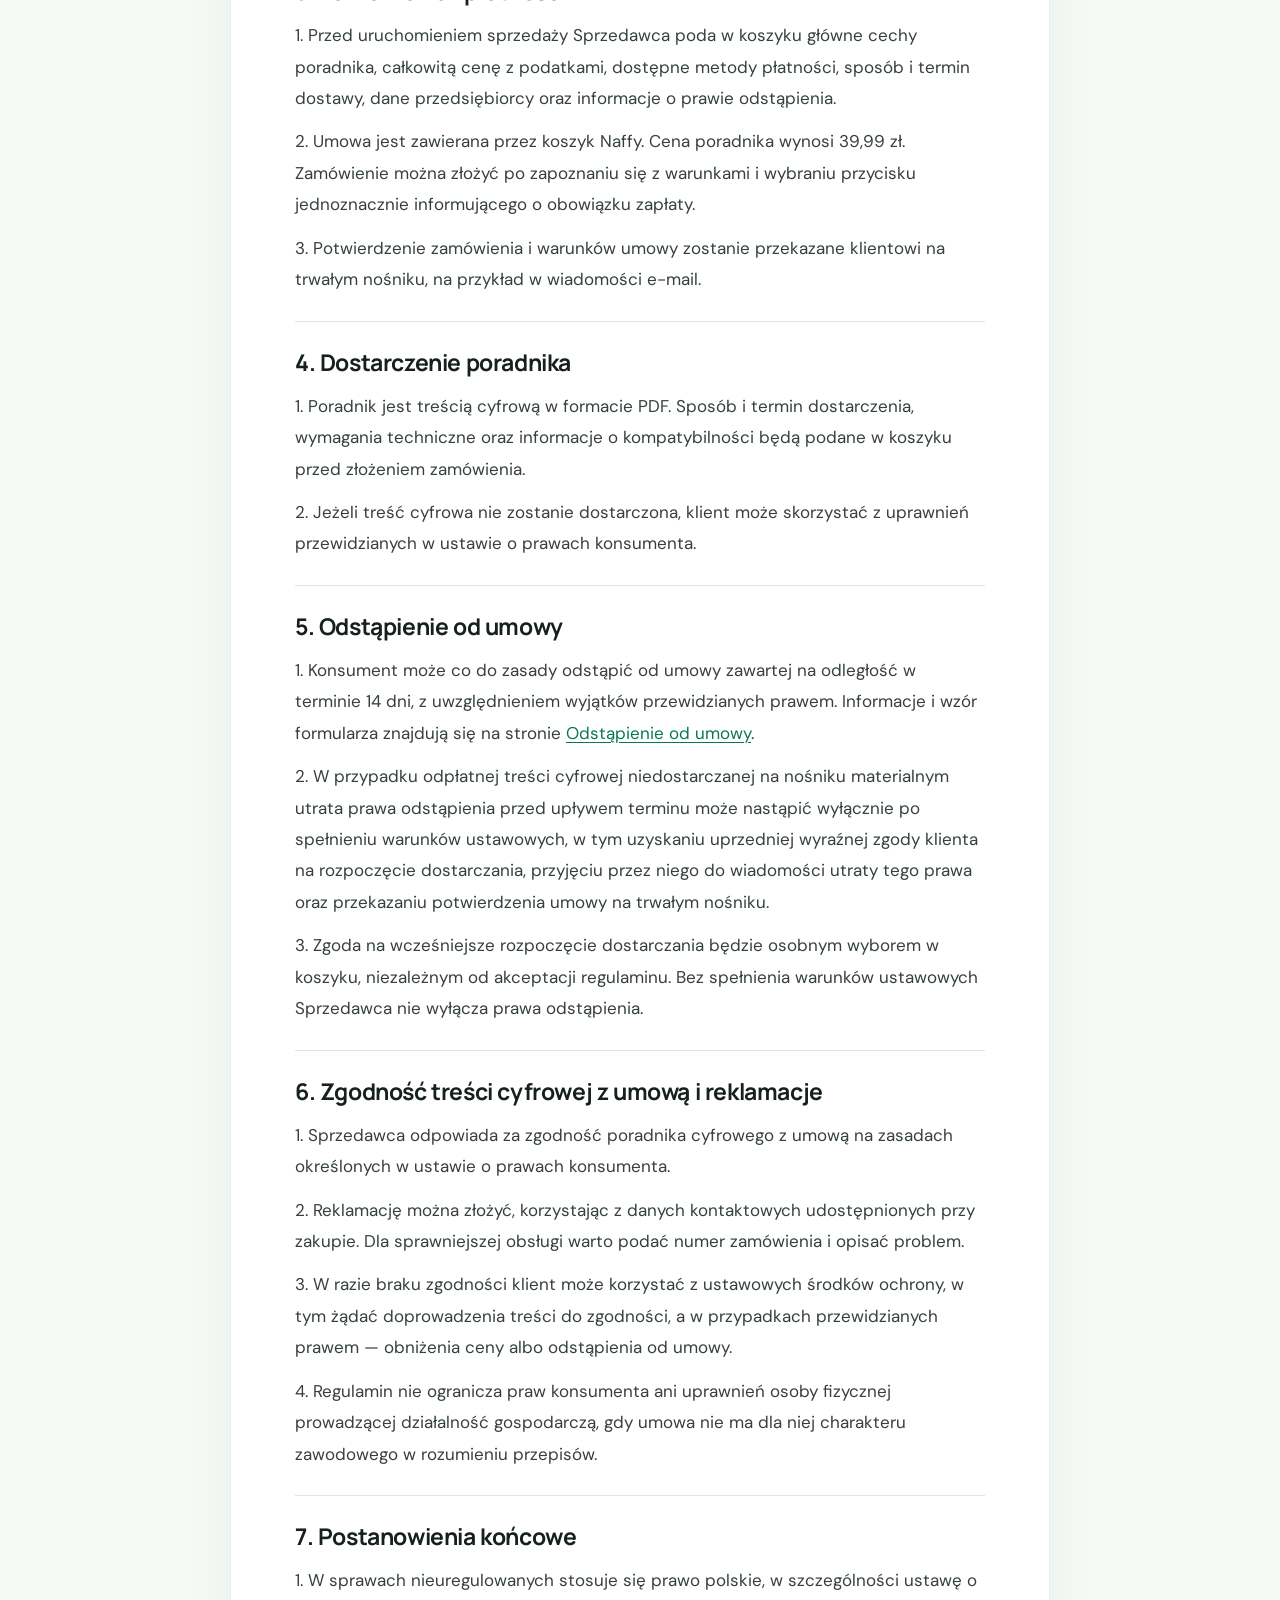
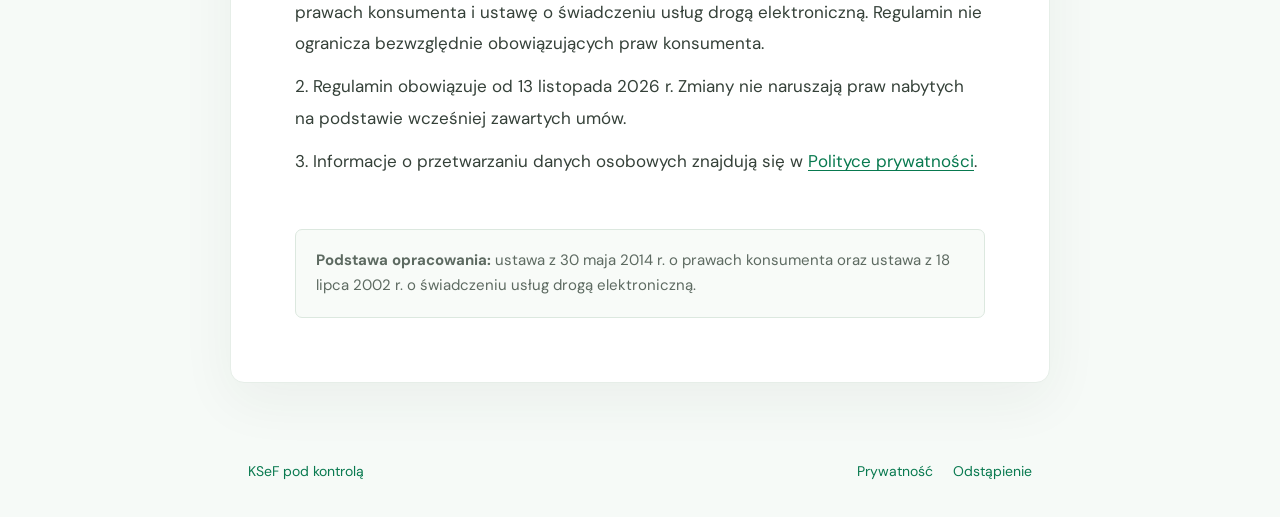
<file: regulamin.html>
<!doctype html>
<html lang="pl">
<head>
  <meta charset="UTF-8">
  <meta name="viewport" content="width=device-width, initial-scale=1">
  <meta name="description" content="Regulamin strony KSeF pod kontrolą i sprzedaży poradnika cyfrowego.">
  <title>Regulamin — KSeF pod kontrolą</title>
  <link rel="preconnect" href="https://fonts.googleapis.com">
  <link rel="preconnect" href="https://fonts.gstatic.com" crossorigin>
  <link href="https://fonts.googleapis.com/css2?family=DM+Sans:wght@400;500;600;700&family=Manrope:wght@500;600;700;800&display=swap" rel="stylesheet">
  <link rel="stylesheet" href="documents.css">
</head>
<body>
  <header class="doc-header">
    <a class="brand" href="index.html"><span class="mark">K</span><span>KSeF <i>pod kontrolą</i></span></a>
    <a class="back" href="index.html">← Strona główna</a>
  </header>
  <main class="doc-shell">
    <div class="doc-kicker">INFORMACJE PRAWNE</div>
    <h1>Regulamin</h1>
    <p class="lead">Zasady korzystania ze strony KSeF pod kontrolą oraz zawierania umów dotyczących poradnika cyfrowego „KSeF w małej firmie. Faktury kosztowe pod kontrolą”.</p>
    <aside class="notice"><strong>Zakup poradnika jest obsługiwany przez Naffy.</strong> Przed złożeniem zamówienia zapoznaj się z informacjami o sprzedawcy, cenie, płatności, dostawie i prawie odstąpienia wyświetlanymi w koszyku.</aside>
    <nav class="toc" aria-label="Spis treści">
      <strong>W tym dokumencie</strong>
      <a href="#postanowienia">1. Informacje ogólne</a>
      <a href="#uslugi">2. Korzystanie ze strony</a>
      <a href="#zamowienia">3. Zamówienia i płatność</a>
      <a href="#dostawa">4. Dostarczenie poradnika</a>
      <a href="#odstapienie">5. Odstąpienie od umowy</a>
      <a href="#reklamacje">6. Zgodność i reklamacje</a>
      <a href="#koncowe">7. Postanowienia końcowe</a>
    </nav>

    <section id="postanowienia">
      <h2>1. Informacje ogólne</h2>
      <p>1. Stronę prowadzi Mateusz Kołodziejski („Sprzedawca”). Numer telefonu Sprzedawcy: <a href="tel:781549675">781 549 675</a>.</p>
      <p>2. Regulamin opisuje zasady korzystania ze strony oraz sprzedaży treści cyfrowej. Przed złożeniem zamówienia w koszyku Naffy Sprzedawca udostępnia informacje wymagane prawem, w tym dane przedsiębiorcy, adres, e-mail i telefon do kontaktu.</p>
      <p>3. Regulamin jest udostępniony nieodpłatnie w sposób umożliwiający jego zapisanie, odtworzenie i przechowywanie.</p>
    </section>

    <section id="uslugi">
      <h2>2. Korzystanie ze strony</h2>
      <p>1. Strona prezentuje informacje o poradniku i umożliwia przejście do koszyka, gdy sprzedaż zostanie uruchomiona. Korzystanie wymaga urządzenia z dostępem do Internetu oraz aktualnej przeglądarki obsługującej HTML5.</p>
      <p>2. Użytkownik powinien korzystać ze strony zgodnie z prawem i nie umieszczać ani nie przesyłać treści bezprawnych.</p>
      <p>3. Strona nie wymaga instalowania dodatkowego oprogramowania. Poradnik jest plikiem PDF, do którego odczytu potrzebny jest czytnik PDF działający na urządzeniu użytkownika.</p>
    </section>

    <section id="zamowienia">
      <h2>3. Zamówienia i płatność</h2>
      <p>1. Przed uruchomieniem sprzedaży Sprzedawca poda w koszyku główne cechy poradnika, całkowitą cenę z podatkami, dostępne metody płatności, sposób i termin dostawy, dane przedsiębiorcy oraz informacje o prawie odstąpienia.</p>
      <p>2. Umowa jest zawierana przez koszyk Naffy. Cena poradnika wynosi 39,99 zł. Zamówienie można złożyć po zapoznaniu się z warunkami i wybraniu przycisku jednoznacznie informującego o obowiązku zapłaty.</p>
      <p>3. Potwierdzenie zamówienia i warunków umowy zostanie przekazane klientowi na trwałym nośniku, na przykład w wiadomości e-mail.</p>
    </section>

    <section id="dostawa">
      <h2>4. Dostarczenie poradnika</h2>
      <p>1. Poradnik jest treścią cyfrową w formacie PDF. Sposób i termin dostarczenia, wymagania techniczne oraz informacje o kompatybilności będą podane w koszyku przed złożeniem zamówienia.</p>
      <p>2. Jeżeli treść cyfrowa nie zostanie dostarczona, klient może skorzystać z uprawnień przewidzianych w ustawie o prawach konsumenta.</p>
    </section>

    <section id="odstapienie">
      <h2>5. Odstąpienie od umowy</h2>
      <p>1. Konsument może co do zasady odstąpić od umowy zawartej na odległość w terminie 14 dni, z uwzględnieniem wyjątków przewidzianych prawem. Informacje i wzór formularza znajdują się na stronie <a href="odstapienie.html">Odstąpienie od umowy</a>.</p>
      <p>2. W przypadku odpłatnej treści cyfrowej niedostarczanej na nośniku materialnym utrata prawa odstąpienia przed upływem terminu może nastąpić wyłącznie po spełnieniu warunków ustawowych, w tym uzyskaniu uprzedniej wyraźnej zgody klienta na rozpoczęcie dostarczania, przyjęciu przez niego do wiadomości utraty tego prawa oraz przekazaniu potwierdzenia umowy na trwałym nośniku.</p>
      <p>3. Zgoda na wcześniejsze rozpoczęcie dostarczania będzie osobnym wyborem w koszyku, niezależnym od akceptacji regulaminu. Bez spełnienia warunków ustawowych Sprzedawca nie wyłącza prawa odstąpienia.</p>
    </section>

    <section id="reklamacje">
      <h2>6. Zgodność treści cyfrowej z umową i reklamacje</h2>
      <p>1. Sprzedawca odpowiada za zgodność poradnika cyfrowego z umową na zasadach określonych w ustawie o prawach konsumenta.</p>
      <p>2. Reklamację można złożyć, korzystając z danych kontaktowych udostępnionych przy zakupie. Dla sprawniejszej obsługi warto podać numer zamówienia i opisać problem.</p>
      <p>3. W razie braku zgodności klient może korzystać z ustawowych środków ochrony, w tym żądać doprowadzenia treści do zgodności, a w przypadkach przewidzianych prawem — obniżenia ceny albo odstąpienia od umowy.</p>
      <p>4. Regulamin nie ogranicza praw konsumenta ani uprawnień osoby fizycznej prowadzącej działalność gospodarczą, gdy umowa nie ma dla niej charakteru zawodowego w rozumieniu przepisów.</p>
    </section>

    <section id="koncowe">
      <h2>7. Postanowienia końcowe</h2>
      <p>1. W sprawach nieuregulowanych stosuje się prawo polskie, w szczególności ustawę o prawach konsumenta i ustawę o świadczeniu usług drogą elektroniczną. Regulamin nie ogranicza bezwzględnie obowiązujących praw konsumenta.</p>
      <p>2. Regulamin obowiązuje od 13 listopada 2026 r. Zmiany nie naruszają praw nabytych na podstawie wcześniej zawartych umów.</p>
      <p>3. Informacje o przetwarzaniu danych osobowych znajdują się w <a href="polityka-prywatnosci.html">Polityce prywatności</a>.</p>
    </section>

    <aside class="sources"><strong>Podstawa opracowania:</strong> ustawa z 30 maja 2014 r. o prawach konsumenta oraz ustawa z 18 lipca 2002 r. o świadczeniu usług drogą elektroniczną.</aside>
  </main>
  <footer class="doc-footer"><a href="index.html">KSeF pod kontrolą</a><nav><a href="polityka-prywatnosci.html">Prywatność</a><a href="odstapienie.html">Odstąpienie</a></nav></footer>
</body>
</html>
</file>
<file: styles.css>
:root{--ink:#111714;--muted:#626c66;--green:#22c987;--green-dark:#09865c;--mint:#e7f7ed;--mint-2:#f3fbf6;--line:#dfe8e1;--paper:#fff;--serif:Georgia,"Times New Roman",serif;--sans:"DM Sans",Arial,sans-serif;--display:"Manrope","DM Sans",Arial,sans-serif;--wrap:1160px}*{box-sizing:border-box}html{scroll-behavior:smooth;scroll-padding-top:90px}body{margin:0;background:#fff;color:var(--ink);font-family:var(--sans);font-size:15px;line-height:1.65;-webkit-font-smoothing:antialiased}a{color:inherit;text-decoration:none}button{font:inherit}.section-wrap{width:min(var(--wrap),calc(100% - 64px));margin-inline:auto}.section-pad{padding:112px 0}.skip-link{position:absolute;left:-999px;top:8px;background:#fff;padding:10px;z-index:20}.skip-link:focus{left:8px}.site-header{height:78px;background:rgba(255,255,255,.91);backdrop-filter:blur(14px);border-bottom:1px solid rgba(17,23,20,.06);position:sticky;top:0;z-index:10}.header-inner{width:min(var(--wrap),calc(100% - 64px));height:100%;margin:auto;display:flex;align-items:center;justify-content:space-between}.brand{display:inline-flex;align-items:center;gap:11px;font-family:var(--display);font-size:14px;font-weight:800;letter-spacing:-.5px}.brand i{font-style:normal;font-weight:500;color:#4c5751}.brand-mark{width:25px;height:25px;display:flex;align-items:flex-end;gap:3px;padding:4px;background:var(--green);border-radius:7px}.brand-mark span{width:4px;border-radius:2px;background:white}.brand-mark span:nth-child(1){height:8px}.brand-mark span:nth-child(2){height:14px}.brand-mark span:nth-child(3){height:11px}.site-nav{display:flex;align-items:center;gap:36px;font-size:12px;font-weight:600}.site-nav>a:not(.nav-cta){transition:color .2s}.site-nav>a:not(.nav-cta):hover{color:var(--green-dark)}.nav-cta{display:flex;align-items:center;gap:13px;padding:11px 16px;border:1px solid var(--line);border-radius:3px;transition:background .2s,border .2s}.nav-cta:hover{background:var(--mint-2);border-color:#b7dfc6}.nav-cta span{font-size:16px;color:var(--green-dark)}.menu-toggle{display:none}.hero{position:relative;min-height:610px;display:grid;grid-template-columns:1.02fr .98fr;align-items:center;padding-top:54px;padding-bottom:84px}.hero-copy{position:relative;z-index:2;padding:8px 0 45px}.eyebrow{display:flex;align-items:center;gap:9px;margin:0 0 23px;font-size:9px;font-weight:700;letter-spacing:1.55px;color:#57635c}.eyebrow-dot{width:7px;height:7px;border-radius:50%;background:var(--green)}h1,h2,h3,p{margin-top:0}.hero h1{font:800 clamp(38px,4.5vw,59px)/1.11 var(--display);letter-spacing:-3px;max-width:660px;margin:0 0 24px}.hero h1 em,.section-heading h2 em,.center-heading h2 em,.content-intro h2 em,.chapters-heading h2 em,.audience-copy h2 em,.purchase-copy h2 em,.faq-intro h2 em{font-family:var(--serif);font-weight:400;letter-spacing:-1.6px;color:var(--green-dark)}.hero-lede{max-width:435px;color:var(--muted);font-size:14px;line-height:1.85;margin-bottom:28px}.hero-actions{display:flex;align-items:center;gap:26px}.button{height:49px;padding:0 19px;display:inline-flex;align-items:center;justify-content:center;gap:26px;font-size:12px;font-weight:700;transition:transform .2s,background .2s,box-shadow .2s}.button:hover{transform:translateY(-2px)}.button-primary{background:var(--green);color:#072116;box-shadow:0 9px 20px rgba(34,201,135,.15)}.button-primary:hover{background:#35d493;box-shadow:0 12px 25px rgba(34,201,135,.23)}.button span{font-size:17px}.text-link{font-size:12px;font-weight:700;border-bottom:1px solid #b9c6bd;padding-bottom:4px;transition:border .2s,color .2s}.text-link:hover{color:var(--green-dark);border-color:var(--green)}.text-link span{margin-left:8px;color:var(--green-dark)}.hero-facts{display:flex;align-items:center;gap:14px;margin-top:43px;font-size:10px;color:#66716a}.hero-facts b{font-family:var(--display);font-size:13px;color:var(--ink)}.fact-separator{width:3px;height:3px;border-radius:50%;background:#a4b0a8}.hero-art{position:relative;min-height:430px;isolation:isolate}.hero-art>img{position:absolute;inset:3% -10% 1% -2%;width:113%;height:96%;object-fit:cover;mix-blend-mode:multiply;mask-image:linear-gradient(to right,transparent 0%,black 11%,black 89%,transparent 100%);z-index:-1}.art-orbit{position:absolute;width:400px;height:400px;border-radius:50%;background:linear-gradient(140deg,#b8f3cf,#1fc887);right:0;top:16px;z-index:-2;opacity:.72}.book-mockup,.large-book{position:absolute;width:205px;height:278px;left:52px;top:80px;transform:perspective(900px) rotateY(-13deg) rotateZ(-5deg);filter:drop-shadow(24px 26px 17px rgba(12,44,29,.27));z-index:1}.book-cover{position:absolute;inset:0 8px 0 0;background:linear-gradient(145deg,#fbfffb 0%,#f3fbf5 40%,#d8f3e2 100%);border-left:5px solid var(--green);padding:19px 16px;display:flex;flex-direction:column;overflow:hidden}.book-cover:after{content:"";position:absolute;width:200px;height:200px;border-radius:50%;background:linear-gradient(145deg,rgba(31,201,135,.24),rgba(31,201,135,0));right:-90px;top:93px}.book-spine{position:absolute;left:-7px;top:2px;bottom:2px;width:11px;background:linear-gradient(90deg,#09845a,#34d99a);transform:skewY(-3deg);z-index:2}.book-pages{position:absolute;right:0;top:6px;bottom:6px;width:11px;background:repeating-linear-gradient(0deg,#fff,#fff 3px,#d8e2db 4px,#fff 5px);transform:skewY(-5deg);z-index:-1}.cover-kicker{font-size:6px;letter-spacing:1px;font-weight:700;color:#5c6f63}.cover-motif{position:relative;width:67px;height:67px;margin:20px 0 11px;border:1px solid rgba(8,134,92,.3);border-radius:50%;display:grid;place-content:center;transform:rotate(-8deg)}.cover-motif span{position:absolute;width:45px;height:45px;border:1px solid rgba(8,134,92,.24);border-radius:50%;inset:10px}.cover-motif span:nth-child(2){inset:18px;width:30px;height:30px}.cover-motif span:nth-child(3){inset:25px;width:16px;height:16px;background:rgba(34,201,135,.28)}.cover-motif i{position:absolute;right:7px;top:4px;width:18px;height:18px;background:var(--green);border-radius:50%;font-style:normal;font-size:12px;text-align:center;line-height:18px;color:#06361e}.cover-mockup strong,.book-cover strong{position:relative;z-index:1;font:800 25px/.97 var(--display);letter-spacing:-1.5px}.book-cover strong small{font-size:14px;letter-spacing:-.6px}.cover-rule{height:2px;width:31px;background:var(--green);margin:12px 0 9px;z-index:1}.cover-subtitle{font-size:7px;line-height:1.5;letter-spacing:1px;font-weight:700;color:#43544a;z-index:1}.cover-footer{margin-top:auto;font-size:5px;letter-spacing:.7px;color:#66716a}.floating-note{position:absolute;right:6px;bottom:62px;display:flex;align-items:center;gap:10px;background:white;padding:12px 15px;box-shadow:0 9px 26px rgba(13,54,32,.13);font-size:9px;line-height:1.45;color:#69746d;z-index:2}.floating-note b{color:#17251d}.note-check{width:25px;height:25px;display:grid;place-items:center;background:#e2f9eb;color:#078858;border-radius:50%;font-size:14px}.hero-bottomline{position:absolute;bottom:25px;left:0;right:0;display:flex;align-items:center;gap:17px;font-size:8px;letter-spacing:1.4px;color:#67726b}.bottomline-rule{height:1px;flex:1;background:#e1eae3}.problem-section{background:#f6fbf7}.problem-grid{display:grid;grid-template-columns:.8fr 1.2fr;gap:12%}.section-heading h2,.center-heading h2,.content-intro h2,.chapters-heading h2,.audience-copy h2,.faq-intro h2{font:800 clamp(37px,4.3vw,51px)/1.12 var(--display);letter-spacing:-2.7px;margin:0 0 20px}.section-heading>p:last-child,.center-heading>p:last-child,.content-intro>p:not(.eyebrow),.audience-copy>p:not(.eyebrow){max-width:390px;color:var(--muted);font-size:13px;line-height:1.9}.friction-list{border-top:1px solid #dae7dd}.friction-list article{min-height:111px;display:grid;grid-template-columns:42px 1fr 34px;align-items:center;gap:16px;border-bottom:1px solid #dae7dd}.list-number{font-size:9px;letter-spacing:1px;color:#8d9a91}.friction-list h3{font:700 14px var(--display);margin:0 0 5px;letter-spacing:-.3px}.friction-list p{font-size:11px;color:var(--muted);margin:0}.list-icon{width:30px;height:30px;border:1px solid #d0e5d7;display:grid;place-items:center;border-radius:50%;font-size:13px;color:var(--green-dark)}.center-heading{max-width:660px;text-align:center;margin:0 auto 50px}.center-heading .eyebrow{justify-content:center}.center-heading h2{margin-bottom:15px}.center-heading>p:last-child{margin:0 auto}.steps-flow{display:grid;grid-template-columns:1fr 24px 1fr 24px 1fr 24px 1fr 24px 1fr;align-items:center;gap:10px}.step-card{min-height:172px;padding:17px 15px 13px;border:1px solid var(--line);position:relative;background:#fff;transition:transform .25s,box-shadow .25s,border .25s}.step-card:hover{transform:translateY(-4px);box-shadow:0 14px 25px rgba(8,74,42,.07);border-color:#b8e6ca}.step-card>span{font-size:8px;color:#8a968e;letter-spacing:1px}.step-icon{width:35px;height:35px;background:#e9f9ee;color:var(--green-dark);display:grid;place-items:center;border-radius:50%;font-size:16px;margin:17px 0 10px}.step-card h3{font:700 12px var(--display);margin-bottom:6px}.step-card p{font-size:9px;line-height:1.6;color:var(--muted);margin:0}.step-arrow{font-size:16px;color:#68b58d;text-align:center}.flow-footnote{margin:24px 0 0;text-align:center;font-size:10px;color:#56645b}.flow-footnote span{color:var(--green-dark);font-weight:700;margin-right:7px}.content-section{background:linear-gradient(110deg,#effaf3 0%,#f5fbf7 51%,#fff 51%)}.content-layout{display:grid;grid-template-columns:.88fr 1.12fr;gap:12%;align-items:center}.content-intro h2{margin-bottom:20px}.content-intro>p:not(.eyebrow){margin-bottom:22px}.preview-stack{height:450px;position:relative;padding:15px 0}.preview-card{position:absolute;background:#fff;box-shadow:0 23px 50px rgba(22,67,40,.12);padding:25px 27px;border:1px solid rgba(15,73,42,.06)}.preview-diagnostic{width:67%;height:252px;left:2%;top:5%;transform:rotate(-3deg)}.preview-checklist{width:67%;height:270px;right:0;bottom:5%;transform:rotate(3deg);z-index:2}.preview-top{display:flex;justify-content:space-between;font-size:8px;color:#8b968e;letter-spacing:.6px}.mini-label{font-size:8px;font-weight:700;letter-spacing:1px;color:var(--green-dark)}.preview-card h3{font:800 20px/1.2 var(--display);letter-spacing:-.8px;margin:22px 0 20px}.mini-flow{display:flex;align-items:center;gap:6px}.mini-flow span{width:23px;height:23px;display:grid;place-items:center;border-radius:50%;font-size:8px;border:1px solid #c9d6ce;color:#78847c}.mini-flow .mini-done{background:#def7e8;border-color:#c5edd4;color:#058457}.mini-flow .mini-current{background:#19c985;border-color:#19c985;color:#04371e}.mini-flow i{height:1px;background:#bedbc8;flex:1}.preview-card>p{font-size:9px;color:#69756d;margin-top:13px}.preview-caption{position:absolute;left:27px;right:27px;bottom:13px;border-top:1px solid #edf1ee;padding-top:8px;font-size:7px;color:#89948d;letter-spacing:.3px}.preview-checklist h3{font-size:17px;margin:15px 0 10px}.preview-checklist ul{list-style:none;margin:0;padding:0}.preview-checklist li{display:flex;align-items:center;gap:9px;font-size:9px;color:#536058;padding:5px 0}.preview-checklist li>span{width:14px;height:14px;display:grid;place-items:center;background:#def7e8;color:#078858;font-size:8px;border-radius:2px}.preview-checklist li .empty-check{border:1px solid #d1ddd4;background:white}.preview-stamp{position:absolute;left:-9px;bottom:16px;width:86px;height:86px;border-radius:50%;background:#16c582;color:#06361f;display:grid;place-content:center;text-align:center;z-index:3;box-shadow:0 10px 18px rgba(18,141,90,.17)}.preview-stamp span{font:800 26px var(--display);line-height:1}.preview-stamp small{font-size:8px;line-height:1.2}.chapters-heading{display:flex;justify-content:space-between;align-items:flex-end;gap:35px;margin-bottom:37px}.chapters-heading h2{margin:0}.chapters-heading>p{width:325px;margin:0 0 3px;color:var(--muted);font-size:11px;line-height:1.8}.chapter-grid{display:grid;grid-template-columns:repeat(4,1fr);border:1px solid var(--line)}.chapter-card{min-height:263px;padding:20px 20px 19px;border-right:1px solid var(--line);position:relative;transition:background .25s}.chapter-card:last-child{border:0}.chapter-card:hover{background:#f7fcf8}.chapter-tag,.chapter-meta{font-size:8px;letter-spacing:.8px;color:#829087}.chapter-icon{width:35px;height:35px;margin:21px 0 13px;border-radius:50%;display:grid;place-items:center;background:#e6f8ec;color:var(--green-dark);font-size:16px}.chapter-card h3{font:700 14px/1.35 var(--display);letter-spacing:-.4px;margin:0 0 10px;max-width:205px}.chapter-card p{font-size:10px;color:var(--muted);line-height:1.75;margin:0}.chapter-meta{position:absolute;bottom:18px;left:20px;font-size:7px}.audience-section{background:var(--mint);position:relative;overflow:hidden}.audience-section:after{content:"";position:absolute;width:500px;height:500px;border:1px solid rgba(7,134,92,.11);border-radius:50%;right:-145px;top:-205px;box-shadow:0 0 0 30px rgba(7,134,92,.025),0 0 0 75px rgba(7,134,92,.025)}.audience-grid{position:relative;z-index:1;display:grid;grid-template-columns:1fr .82fr;gap:13%;align-items:center}.audience-copy h2{margin-bottom:18px}.audience-copy>p:not(.eyebrow){margin-bottom:20px}.audience-points{display:grid;gap:11px;font-size:11px;font-weight:600}.audience-points span{display:inline-grid;place-items:center;width:19px;height:19px;border-radius:50%;background:#c8f2d9;color:#078858;margin-right:9px;font-size:11px}.audience-copy .not-advice{font-size:9px;color:#69766e;max-width:390px;margin-top:27px}.outcome-panel{background:var(--green);padding:32px 36px 25px;box-shadow:0 20px 40px rgba(8,122,73,.14);position:relative}.outcome-top{display:flex;justify-content:space-between;align-items:center;font-size:8px;letter-spacing:1.2px;font-weight:700;color:#0b593a}.outcome-check{display:grid;place-items:center;width:26px;height:26px;border:1px solid rgba(7,75,46,.24);border-radius:50%;font-size:14px}.outcome-panel h3{font:800 27px/1.17 var(--display);letter-spacing:-1px;margin:23px 0 19px}.outcome-line{display:flex;align-items:center;gap:14px;border-top:1px solid rgba(4,66,39,.2);padding:11px 0;font-size:10px;font-weight:600}.outcome-line span{font-size:8px;color:#075b3a}.outcome-note{padding-top:13px;border-top:1px solid rgba(4,66,39,.2);font-size:8px;color:#155e3f}.purchase-section{padding:104px 0;background:#101612;color:#f5faf6;overflow:hidden}.purchase-wrap{display:grid;grid-template-columns:.88fr 1.12fr;gap:9%;align-items:center}.purchase-art{min-height:410px;position:relative;display:grid;place-items:center}.purchase-art:before{content:"";position:absolute;width:365px;height:365px;border-radius:50%;background:linear-gradient(145deg,#c3f2d1,#20c982);opacity:.95}.large-book{position:relative;top:auto;left:auto;width:248px;height:337px;transform:perspective(900px) rotateY(-14deg) rotateZ(-4deg);filter:drop-shadow(27px 28px 17px rgba(0,0,0,.4))}.large-book .book-cover{padding:25px 20px}.large-book .cover-kicker{font-size:7px}.large-book .cover-motif{width:82px;height:82px;margin:25px 0 16px}.large-book .cover-motif span{width:57px;height:57px;inset:12px}.large-book .cover-motif span:nth-child(2){inset:22px;width:36px;height:36px}.large-book .cover-motif span:nth-child(3){inset:31px;width:18px;height:18px}.large-book .book-cover strong{font-size:30px}.large-book .book-cover strong small{font-size:17px}.large-book .cover-rule{margin:14px 0 10px}.large-book .cover-subtitle{font-size:8px}.large-book .cover-footer{font-size:6px}.purchase-copy .eyebrow{color:#a2b1a7}.purchase-copy h2{font:800 clamp(30px,3.5vw,43px)/1.14 var(--display);letter-spacing:-2px;margin:0 0 16px}.purchase-copy h2 em{color:#64e3a6}.purchase-lede{font-size:12px;line-height:1.8;color:#b2beb6;max-width:480px}.purchase-includes{margin:23px 0 15px;padding-top:17px;border-top:1px solid #37433b}.purchase-includes>span{font-size:8px;letter-spacing:1.2px;color:#83dca9;font-weight:700}.purchase-includes p{font-size:10px;color:#d0d9d3;margin:8px 0}.purchase-includes i{color:#27d48a;font-style:normal;padding:0 4px}.price-row{display:flex;align-items:center;justify-content:space-between;padding:16px 0;margin-bottom:13px;border-top:1px solid #37433b;border-bottom:1px solid #37433b;font-size:10px;color:#b2beb6}.price-row strong{font-size:14px;color:#fff}.button-dark{background:var(--green);color:#092214;width:100%;justify-content:space-between;padding:0 18px}.button-dark[aria-disabled=true]{cursor:not-allowed;opacity:.84}.checkout-hint{font-size:9px;color:#a7b4ab;line-height:1.7;margin:10px 0 17px}.checkout-hint code{font-size:9px;color:#87e3ad;background:#1e2822;padding:2px 4px}.delivery-note{border-top:1px solid #37433b;padding-top:15px;display:flex;gap:14px}.delivery-note>span{font-size:17px;color:#72dfa0}.delivery-note p{font-size:9px;line-height:1.7;color:#abb8af;margin:0}.delivery-note b{color:#f5faf6}.faq-section{background:#f8fbf8}.faq-layout{display:grid;grid-template-columns:.75fr 1.25fr;gap:12%}.faq-intro h2{margin-bottom:15px}.faq-intro>p:not(.eyebrow){font-size:11px;color:var(--muted);max-width:285px;line-height:1.8}.faq-list{border-top:1px solid var(--line)}details{border-bottom:1px solid var(--line)}summary{cursor:pointer;list-style:none;min-height:59px;display:flex;align-items:center;justify-content:space-between;gap:18px;font:700 12px var(--display);letter-spacing:-.15px}summary::-webkit-details-marker{display:none}summary>span{width:19px;height:19px;border:1px solid #d2dfd5;border-radius:50%;position:relative;flex:none}summary>span:before,summary>span:after{content:"";position:absolute;left:5px;right:5px;top:8px;height:1px;background:var(--green-dark);transition:transform .2s}summary>span:after{transform:rotate(90deg)}details[open] summary>span:after{transform:rotate(0)}details p{font-size:10px;color:var(--muted);line-height:1.8;max-width:590px;margin:0;padding:0 30px 19px 0}.site-footer{background:#101612;color:#dce4de;padding:36px 0 17px}.footer-main{display:flex;align-items:center;gap:25px;padding-bottom:26px;border-bottom:1px solid #36413a}.footer-brand{color:white}.footer-brand i{color:#9eaba2}.footer-main>p{font-size:9px;color:#8e9b92;margin:0}.footer-top{margin-left:auto;font-size:9px;color:#b7c4bb}.footer-legal{display:grid;grid-template-columns:1fr 1fr 1.5fr;gap:25px;padding:24px 0 22px}.footer-legal span{font-size:8px;letter-spacing:1px;color:#80dba5}.footer-legal p{font-size:9px;line-height:1.8;color:#a8b4ab;margin:7px 0 0}.footer-legal a:hover{color:#80dba5}.footer-bottom{border-top:1px solid #36413a;padding-top:14px;display:flex;justify-content:space-between;gap:15px;font-size:8px;color:#7c8980}.reveal{opacity:0;transform:translateY(16px);transition:opacity .6s ease,transform .6s ease}.reveal.is-visible{opacity:1;transform:translateY(0)}@media(max-width:900px){.section-wrap,.header-inner{width:min(var(--wrap),calc(100% - 44px))}.hero{grid-template-columns:1fr 1fr;min-height:560px}.hero h1{font-size:clamp(36px,5vw,48px)}.hero-art{min-height:365px}.art-orbit{width:320px;height:320px}.book-mockup{width:172px;height:234px;left:31px;top:65px}.cover-motif{width:55px;height:55px;margin:16px 0 9px}.cover-motif span{width:37px;height:37px;inset:8px}.cover-motif span:nth-child(2){inset:15px;width:26px;height:26px}.cover-motif span:nth-child(3){inset:21px;width:14px;height:14px}.book-cover{padding:15px 13px}.book-cover strong{font-size:21px}.book-cover strong small{font-size:12px}.floating-note{right:0;bottom:42px}.problem-grid,.content-layout,.audience-grid,.faq-layout{gap:7%}.steps-flow{gap:5px}.step-card{padding:14px 10px;min-height:162px}.step-card p{font-size:8px}.chapter-card{padding-inline:15px}.chapter-meta{left:15px}.purchase-wrap{gap:5%}.large-book{width:216px;height:294px}.purchase-art:before{width:310px;height:310px}.purchase-copy h2{font-size:35px}}@media(max-width:680px){html{scroll-padding-top:72px}.section-wrap,.header-inner{width:calc(100% - 40px)}.section-pad{padding:77px 0}.site-header{height:66px}.brand{font-size:13px}.menu-toggle{display:flex;width:40px;height:40px;border:1px solid var(--line);background:#fff;border-radius:3px;flex-direction:column;align-items:center;justify-content:center;gap:5px;cursor:pointer}.menu-toggle span{width:16px;height:1.5px;background:#16231b;transition:transform .2s}.menu-toggle[aria-expanded=true] span:first-child{transform:translateY(3.25px) rotate(45deg)}.menu-toggle[aria-expanded=true] span:last-child{transform:translateY(-3.25px) rotate(-45deg)}.site-nav{display:none;position:absolute;top:65px;left:0;right:0;padding:17px 20px 22px;background:#fff;border-bottom:1px solid var(--line);box-shadow:0 16px 20px rgba(14,50,29,.08);align-items:stretch;gap:0}.site-nav.is-open{display:flex;flex-direction:column}.site-nav>a:not(.nav-cta){padding:12px 0;border-bottom:1px solid #eef2ef}.nav-cta{justify-content:space-between;margin-top:13px}.hero{grid-template-columns:1fr;padding-top:47px;padding-bottom:73px;min-height:auto}.hero-copy{padding:0}.eyebrow{font-size:8px;letter-spacing:1.15px;margin-bottom:17px}.hero h1{font-size:clamp(37px,10vw,49px);letter-spacing:-2.2px;margin-bottom:18px}.hero h1 br{display:none}.hero h1 em{display:block}.hero-lede{font-size:13px;max-width:490px}.hero-actions{gap:19px}.button{height:47px}.hero-facts{margin-top:26px;gap:10px;font-size:9px}.hero-facts b{font-size:12px}.hero-art{min-height:340px;margin:23px -8px 0}.hero-art>img{inset:1% -9% 2% -9%;width:118%;height:100%}.art-orbit{right:6%;top:16px;width:min(78vw,320px);height:min(78vw,320px)}.book-mockup{width:160px;height:218px;left:6%;top:47px}.book-cover{padding:14px 13px}.cover-kicker{font-size:5px}.cover-motif{width:53px;height:53px;margin:14px 0 8px}.book-cover strong{font-size:20px}.book-cover strong small{font-size:11px}.cover-subtitle{font-size:6px}.floating-note{right:1%;bottom:29px;padding:9px 11px}.hero-bottomline{bottom:21px;font-size:7px;gap:11px}.problem-grid,.content-layout,.audience-grid,.faq-layout{grid-template-columns:1fr;gap:35px}.section-heading h2,.center-heading h2,.content-intro h2,.chapters-heading h2,.audience-copy h2,.faq-intro h2{font-size:39px;letter-spacing:-2px}.section-heading>p:last-child,.content-intro>p:not(.eyebrow),.audience-copy>p:not(.eyebrow){font-size:12px}.friction-list article{min-height:104px;grid-template-columns:30px 1fr 28px;gap:11px}.friction-list h3{font-size:12px}.friction-list p{font-size:10px;line-height:1.6}.list-number{font-size:8px}.list-icon{width:27px;height:27px}.center-heading{margin-bottom:31px;text-align:left}.center-heading .eyebrow{justify-content:flex-start}.steps-flow{grid-template-columns:1fr 21px 1fr;gap:10px 7px}.step-card{min-height:137px;padding:12px}.step-card:nth-of-type(5){grid-column:1}.step-card:nth-of-type(7){grid-column:1}.step-arrow{font-size:14px}.step-card h3{font-size:11px}.step-card p{font-size:8px}.flow-footnote{text-align:left;font-size:9px;line-height:1.6}.content-section{background:linear-gradient(180deg,#effaf3 0%,#f5fbf7 40%,#fff 40%)}.content-layout{gap:28px}.preview-stack{height:407px;margin:0 -4px}.preview-diagnostic{width:76%;height:227px;padding:20px;left:0}.preview-card h3{font-size:18px;margin:18px 0}.preview-checklist{width:76%;height:248px;padding:20px;right:0}.preview-checklist h3{font-size:16px;margin:14px 0 8px}.preview-checklist li{font-size:8px;padding:4px 0}.preview-caption{left:20px;right:20px;font-size:6px}.preview-stamp{width:72px;height:72px}.chapters-heading{display:block;margin-bottom:27px}.chapters-heading>p{width:auto;margin-top:17px;font-size:10px}.chapter-grid{grid-template-columns:1fr 1fr}.chapter-card{min-height:244px;padding:15px 13px 35px;border-bottom:1px solid var(--line)}.chapter-card:nth-child(2){border-right:0}.chapter-card:nth-child(3),.chapter-card:nth-child(4){border-bottom:0}.chapter-card:nth-child(3){border-right:1px solid var(--line)}.chapter-tag{font-size:7px}.chapter-icon{width:31px;height:31px;margin:16px 0 10px}.chapter-card h3{font-size:12px}.chapter-card p{font-size:9px}.chapter-meta{left:13px;bottom:13px;font-size:6px}.audience-grid{gap:30px}.audience-copy .not-advice{font-size:8px;margin-top:21px}.outcome-panel{padding:24px 23px 20px}.outcome-panel h3{font-size:25px}.outcome-line{font-size:9px;padding:10px 0}.purchase-section{padding:68px 0}.purchase-wrap{grid-template-columns:1fr;gap:24px}.purchase-art{min-height:320px;grid-row:2}.purchase-art:before{width:280px;height:280px}.large-book{width:205px;height:279px}.large-book .book-cover{padding:21px 17px}.large-book .cover-motif{width:68px;height:68px;margin:18px 0 13px}.large-book .cover-motif span{width:46px;height:46px;inset:10px}.large-book .cover-motif span:nth-child(2){inset:17px;width:32px;height:32px}.large-book .cover-motif span:nth-child(3){inset:24px;width:16px;height:16px}.large-book .book-cover strong{font-size:25px}.large-book .book-cover strong small{font-size:14px}.purchase-copy h2{font-size:32px;letter-spacing:-1.6px}.purchase-lede{font-size:11px}.purchase-includes p{font-size:9px;line-height:1.8}.price-row strong{font-size:13px}.faq-layout{gap:24px}.faq-intro>p:not(.eyebrow){font-size:10px}.faq-list summary{font-size:11px;min-height:56px}.faq-list details p{font-size:9px}.footer-main{flex-wrap:wrap;gap:11px 18px}.footer-main>p{width:100%;order:3}.footer-top{font-size:8px}.footer-legal{grid-template-columns:1fr 1fr;gap:18px}.footer-legal>div:last-child{grid-column:1/-1}.footer-bottom{display:grid;grid-template-columns:1fr 1fr;font-size:7px}.footer-bottom span:last-child{grid-column:1/-1}}@media(max-width:370px){.section-wrap,.header-inner{width:calc(100% - 32px)}.hero h1{font-size:35px}.hero-actions{gap:13px}.hero-actions .button{gap:12px;padding:0 13px}.hero-actions .text-link{font-size:10px}.hero-facts{gap:7px;font-size:8px}.book-mockup{width:145px;height:198px;top:58px}.cover-motif{width:45px;height:45px;margin:12px 0 6px}.book-cover strong{font-size:18px}.book-cover strong small{font-size:10px}.chapter-card p{font-size:8px}}@media(prefers-reduced-motion:reduce){html{scroll-behavior:auto}*,*:before,*:after{animation-duration:.01ms!important;animation-iteration-count:1!important;transition-duration:.01ms!important;scroll-behavior:auto!important}.reveal{opacity:1;transform:none}}
@media(max-width:680px){.steps-flow{grid-template-columns:1fr 1fr;gap:10px}.step-card:nth-of-type(5),.step-card:nth-of-type(7){grid-column:auto}.step-arrow{display:none}}
.hero-art{overflow:hidden}

.footer-doc-links{display:flex;gap:15px}.footer-doc-links a{color:#b7c4bb;text-decoration:none}.footer-doc-links a:hover{color:#80dba5}@media(max-width:680px){.footer-doc-links{grid-column:1/-1!important;flex-wrap:wrap}}

/* Readability pass: raise supporting copy and interface text while retaining the layout. */
body{font-size:17px;line-height:1.75}
.site-nav{font-size:14px}
.eyebrow{font-size:10px;letter-spacing:1.25px}
.hero-lede{font-size:16px;line-height:1.8}
.button{font-size:14px}
.text-link{font-size:14px}
.hero-facts{font-size:12px}
.hero-facts b{font-size:15px}
.floating-note{font-size:11px}
.hero-bottomline{font-size:9px}
.section-heading>p:last-child,.center-heading>p:last-child,.content-intro>p:not(.eyebrow),.audience-copy>p:not(.eyebrow){font-size:15px}
.friction-list h3{font-size:14px}
.friction-list p{font-size:13px;line-height:1.7}
.list-number{font-size:10px}
.step-card>span{font-size:10px}
.step-card p{font-size:12px;line-height:1.65}
.flow-footnote{font-size:12px}
.preview-top,.mini-label{font-size:10px}
.preview-card>p{font-size:12px}
.preview-caption{font-size:9px}
.preview-checklist li{font-size:12px}
.preview-stamp small{font-size:9px}
.chapters-heading>p{font-size:14px}
.chapter-tag{font-size:9px}
.chapter-card p{font-size:13px}
.chapter-meta{font-size:9px}
.audience-points{font-size:13px}
.audience-copy .not-advice{font-size:12px}
.outcome-top{font-size:10px}
.outcome-line{font-size:13px}
.outcome-note{font-size:11px}
.purchase-lede{font-size:15px}
.purchase-includes>span{font-size:9px}
.purchase-includes p{font-size:12px}
.price-row{font-size:12px}
.price-row strong{font-size:15px}
.checkout-hint{font-size:12px}
.checkout-hint code{font-size:11px}
.delivery-note p{font-size:12px}
.faq-intro>p:not(.eyebrow){font-size:14px}
.faq-list summary{font-size:14px}
.faq-list details p{font-size:13px}
.footer-main>p,.footer-top{font-size:11px}
.footer-bottom{font-size:10px}
@media(max-width:680px){
 body{font-size:16px}
 .site-nav{font-size:14px}
 .eyebrow{font-size:9px;letter-spacing:1px}
 .hero-lede{font-size:15px}
 .button{font-size:13px}
 .text-link{font-size:13px}
 .hero-facts{font-size:10.5px}
 .hero-facts b{font-size:13px}
 .floating-note{font-size:10px}
 .hero-bottomline{font-size:8px}
 .section-heading>p:last-child,.content-intro>p:not(.eyebrow),.audience-copy>p:not(.eyebrow){font-size:14px}
 .friction-list h3{font-size:13px}
 .friction-list p{font-size:12px}
 .step-card>span{font-size:9px}
 .step-card h3{font-size:12px}
 .step-card p{font-size:11px}
 .flow-footnote{font-size:11px}
 .preview-top,.mini-label{font-size:9px}
 .preview-card>p{font-size:11px}
 .preview-caption{font-size:8px}
 .preview-checklist li{font-size:11px}
 .chapters-heading>p{font-size:13px}
 .chapter-tag,.chapter-meta{font-size:8px}
 .chapter-card h3{font-size:13px}
 .chapter-card p{font-size:12px}
 .audience-points{font-size:12px}
 .audience-copy .not-advice{font-size:11px}
 .outcome-top{font-size:9px}
 .outcome-line{font-size:12px}
 .outcome-note{font-size:10px}
 .purchase-lede{font-size:14px}
 .purchase-includes p{font-size:11px}
 .price-row{font-size:11px}
 .price-row strong{font-size:14px}
 .checkout-hint{font-size:11px}
 .delivery-note p{font-size:11px}
 .faq-intro>p:not(.eyebrow){font-size:13px}
 .faq-list summary{font-size:13px}
 .faq-list details p{font-size:12px}
 .footer-main>p,.footer-top{font-size:10px}
 .footer-bottom{font-size:9px}
}
@media(max-width:370px){
 .hero-lede{font-size:14px}
 .hero-actions .text-link{font-size:12px}
 .hero-facts{font-size:9.5px}
 .friction-list p,.chapter-card p{font-size:11px}
 .faq-list summary{font-size:12px}
 .faq-list details p{font-size:11.5px}
}


/* Stronger readability pass across the landing page */
body{font-size:18px;line-height:1.8}
p{font-size:17px!important;line-height:1.8!important}
li{font-size:16px!important;line-height:1.75!important}
.site-nav{font-size:15px}
.button,.text-link{font-size:15px}
.friction-list h3,.step-card h3,.chapter-card h3,.faq-list summary{font-size:16px}
.eyebrow,.hero-bottomline,.list-number,.step-card>span,.preview-top,.mini-label,.chapter-tag,.chapter-meta,.outcome-top,.outcome-line span,.purchase-includes>span,.footer-bottom{font-size:11px}
.faq-list summary{min-height:68px}
.faq-list details p{font-size:17px!important}
.price-row{font-size:14px}
.price-row strong{font-size:17px}
.checkout-hint,.delivery-note p{font-size:14px!important}
.footer-main>p,.footer-top{font-size:12px}
@media(max-width:680px){
 body{font-size:17px;line-height:1.8}
 p{font-size:16px!important;line-height:1.8!important}
 li{font-size:15px!important;line-height:1.7!important}
 .site-nav{font-size:16px}
 .button,.text-link{font-size:14px}
 .friction-list h3,.step-card h3,.chapter-card h3,.faq-list summary{font-size:15px}
 .eyebrow,.hero-bottomline,.list-number,.step-card>span,.preview-top,.mini-label,.chapter-tag,.chapter-meta,.outcome-top,.outcome-line span,.purchase-includes>span,.footer-bottom{font-size:10px}
 .faq-list summary{min-height:64px}
 .faq-list details p{font-size:16px!important}
 .price-row{font-size:13px}
 .price-row strong{font-size:16px}
 .checkout-hint,.delivery-note p{font-size:13px!important}
 .footer-main>p,.footer-top{font-size:11px}
}
@media(max-width:370px){p{font-size:15px!important}.faq-list details p{font-size:15px!important}}
</file>
<file: documents.css>
:root{--ink:#17211b;--muted:#5d6a61;--green:#159b68;--line:#dce8df;--soft:#f6faf7;--display:"Manrope","DM Sans",Arial,sans-serif;--sans:"DM Sans",Arial,sans-serif}*{box-sizing:border-box}html{scroll-behavior:smooth}body{margin:0;background:var(--soft);color:var(--ink);font:16px/1.8 var(--sans);-webkit-font-smoothing:antialiased}a{color:#08794f;text-decoration-thickness:1px;text-underline-offset:3px}.doc-header{height:74px;padding:0 max(24px,calc((100% - 1080px)/2));display:flex;align-items:center;justify-content:space-between;background:#fff;border-bottom:1px solid var(--line)}.brand{display:flex;align-items:center;gap:10px;color:var(--ink);font:800 14px var(--display);text-decoration:none}.brand i{font-style:normal;font-weight:500;color:var(--muted)}.mark{display:grid;place-items:center;background:#22c987;color:white;width:28px;height:28px;border-radius:8px}.back{font-size:13px;text-decoration:none;color:var(--muted)}.doc-shell{width:min(820px,calc(100% - 36px));margin:54px auto 76px;padding:clamp(24px,6vw,64px);background:white;border:1px solid #e6eee8;box-shadow:0 18px 55px #1c3c270e;border-radius:14px}.doc-kicker{font-size:10px;letter-spacing:1.6px;font-weight:700;color:var(--green);margin-bottom:13px}.doc-shell h1{font:800 clamp(34px,6vw,48px)/1.12 var(--display);letter-spacing:-1.8px;margin:0 0 15px}.lead{font-size:18px;line-height:1.6;color:var(--muted);margin:0 0 28px}.notice{padding:18px 20px;margin:0 0 34px;border:1px solid #bee7cd;border-left:4px solid var(--green);border-radius:7px;background:#f0faf3;font-size:14px;line-height:1.7}.notice strong{display:block;color:#145f42;margin-bottom:3px}.doc-shell section{padding:25px 0;border-top:1px solid var(--line);scroll-margin-top:20px}.doc-shell h2{font:700 21px/1.35 var(--display);letter-spacing:-.4px;margin:0 0 13px}.doc-shell p,.doc-shell li{font-size:15px;color:#354139}.doc-shell p{margin:0 0 12px}.doc-shell p:last-child{margin-bottom:0}.doc-shell ul{padding-left:22px;margin:12px 0}.doc-shell li{padding:0 0 10px}.toc{display:grid;gap:7px;padding:20px 22px;margin:0 0 25px;background:#f8fbf8;border:1px solid var(--line);border-radius:8px}.toc strong{font:700 14px var(--display)}.toc a{font-size:13px;text-decoration:none}.toc a:hover,.doc-links a:hover,.doc-footer a:hover{color:#095c3e;text-decoration:underline}.sources{margin-top:26px;padding:18px 20px;background:#f8fbf8;border:1px solid var(--line);border-radius:7px;color:var(--muted);font-size:13px;line-height:1.7}.sources b{color:#27372d}.form-template{margin-top:18px;padding:22px;border:1px solid var(--line);border-radius:8px;background:#fbfdfb}.form-template p{margin-bottom:13px}.form-template .small{font-size:12px;color:var(--muted);margin-top:18px}.doc-links{display:flex;justify-content:space-between;margin-top:26px!important}.doc-footer{max-width:820px;margin:0 auto;padding:0 18px 32px;display:flex;justify-content:space-between;font-size:12px;color:var(--muted)}.doc-footer a{text-decoration:none}.doc-footer nav{display:flex;gap:20px}@media(max-width:560px){body{font-size:15px}.doc-header{height:64px;padding:0 18px}.back{font-size:11px}.doc-shell{width:calc(100% - 20px);margin:18px auto 42px;padding:24px 20px;border-radius:10px}.lead{font-size:16px}.doc-shell h2{font-size:19px}.doc-shell p,.doc-shell li{font-size:14px}.doc-footer{padding:0 14px 24px}.doc-footer nav{gap:12px}}

/* Larger legal-document typography for easier reading */
body{font-size:17px;line-height:1.85}
.doc-shell p,.doc-shell li{font-size:17px}
.doc-shell h2{font-size:23px}
.notice,.sources{font-size:15px}
.toc a{font-size:15px}
.back,.doc-footer{font-size:14px}
@media(max-width:560px){body{font-size:16px}.doc-shell p,.doc-shell li{font-size:16px}.doc-shell h2{font-size:21px}.notice,.sources{font-size:14px}.toc a{font-size:14px}.back,.doc-footer{font-size:13px}}
</file>
